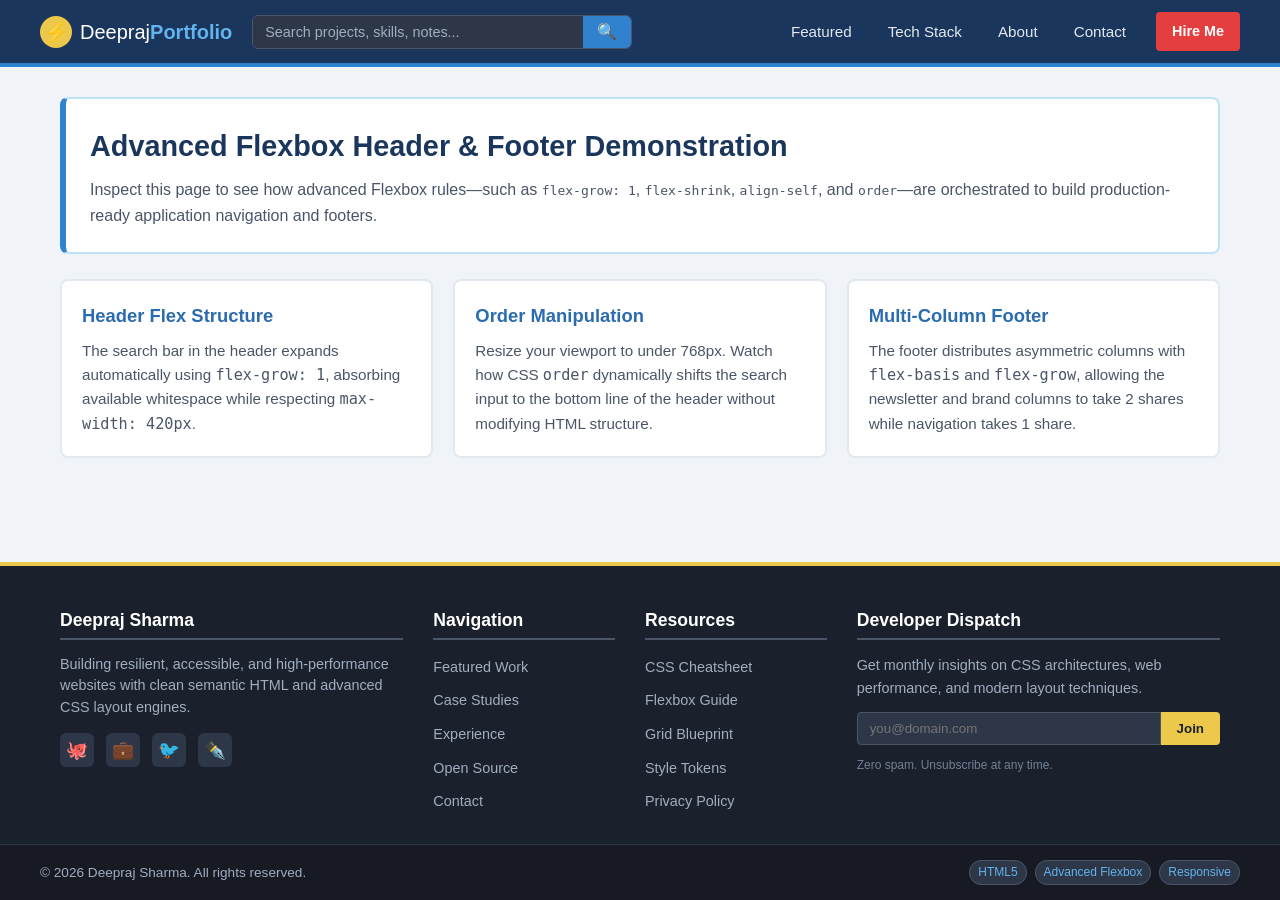
<file: web-dev-git-project/P10/index.html>
<!DOCTYPE html>
<html lang="en">
<head>
  <meta charset="UTF-8">
  <meta name="viewport" content="width=device-width, initial-scale=1.0">
  <title>P10: Portfolio Header &amp; Footer with Advanced Flexbox</title>
  <link rel="stylesheet" href="style.css">
</head>
<body>

  <!-- ==============================================================
       ADVANCED FLEXBOX HEADER
       Demonstrates: multi-group alignment, flex-grow, order, align-self
       ============================================================== -->
  <header class="portfolio-header">
    <div class="header-inner">
      
      <!-- Group 1: Logo & Identity (Order 1) -->
      <div class="header-identity">
        <a href="#" class="brand-link">
          <span class="brand-badge">⚡</span>
          <span class="brand-name">Deepraj<strong>Portfolio</strong></span>
        </a>
      </div>

      <!-- Group 2: Search Bar with flex-grow (Order 2 on desktop, Order 4 on mobile) -->
      <form class="header-search" action="#" method="GET">
        <input type="search" placeholder="Search projects, skills, notes..." aria-label="Search">
        <button type="submit" aria-label="Search button">🔍</button>
      </form>

      <!-- Group 3: Navigation Menu (Order 3) -->
      <nav class="header-nav" aria-label="Main Navigation">
        <ul class="nav-list">
          <li><a href="#featured">Featured</a></li>
          <li><a href="#skills">Tech Stack</a></li>
          <li><a href="#about">About</a></li>
          <li><a href="#contact">Contact</a></li>
        </ul>
      </nav>

      <!-- Group 4: User Profile & Action Button (Order 4 on desktop, align-self) -->
      <div class="header-actions">
        <a href="#hire" class="btn-hire">Hire Me</a>
      </div>

    </div>
  </header>

  <!-- ==============================================================
       PAGE BODY (To show header and footer in real context)
       ============================================================== -->
  <main class="page-body">
    <section class="banner-box">
      <h1>Advanced Flexbox Header &amp; Footer Demonstration</h1>
      <p>
        Inspect this page to see how advanced Flexbox rules—such as <code>flex-grow: 1</code>, 
        <code>flex-shrink</code>, <code>align-self</code>, and <code>order</code>—are orchestrated 
        to build production-ready application navigation and footers.
      </p>
    </section>

    <section class="technique-cards">
      <div class="tech-card">
        <h3>Header Flex Structure</h3>
        <p>
          The search bar in the header expands automatically using <code>flex-grow: 1</code>, absorbing 
          available whitespace while respecting <code>max-width: 420px</code>.
        </p>
      </div>

      <div class="tech-card">
        <h3>Order Manipulation</h3>
        <p>
          Resize your viewport to under 768px. Watch how CSS <code>order</code> dynamically shifts the 
          search input to the bottom line of the header without modifying HTML structure.
        </p>
      </div>

      <div class="tech-card">
        <h3>Multi-Column Footer</h3>
        <p>
          The footer distributes asymmetric columns with <code>flex-basis</code> and <code>flex-grow</code>, 
          allowing the newsletter and brand columns to take 2 shares while navigation takes 1 share.
        </p>
      </div>
    </section>
  </main>

  <!-- ==============================================================
       ADVANCED FLEXBOX FOOTER
       Demonstrates: multi-column wrapping, nested flex forms, sub-footer
       ============================================================== -->
  <footer class="portfolio-footer">
    
    <!-- Top Main Footer Grid (Flex Container) -->
    <div class="footer-main">
      
      <!-- Col 1: Brand Info (flex: 2 1 250px) -->
      <div class="footer-col col-brand">
        <h4 class="footer-col-title">Deepraj Sharma</h4>
        <p class="brand-bio">
          Building resilient, accessible, and high-performance websites with clean semantic HTML 
          and advanced CSS layout engines.
        </p>
        <div class="social-links">
          <a href="#" class="social-icon" title="GitHub">🐙</a>
          <a href="#" class="social-icon" title="LinkedIn">💼</a>
          <a href="#" class="social-icon" title="Twitter/X">🐦</a>
          <a href="#" class="social-icon" title="CodePen">✒️</a>
        </div>
      </div>

      <!-- Col 2: Navigation Links (flex: 1 1 140px) -->
      <div class="footer-col col-links">
        <h4 class="footer-col-title">Navigation</h4>
        <ul class="footer-menu">
          <li><a href="#">Featured Work</a></li>
          <li><a href="#">Case Studies</a></li>
          <li><a href="#">Experience</a></li>
          <li><a href="#">Open Source</a></li>
          <li><a href="#">Contact</a></li>
        </ul>
      </div>

      <!-- Col 3: Resources (flex: 1 1 140px) -->
      <div class="footer-col col-resources">
        <h4 class="footer-col-title">Resources</h4>
        <ul class="footer-menu">
          <li><a href="#">CSS Cheatsheet</a></li>
          <li><a href="#">Flexbox Guide</a></li>
          <li><a href="#">Grid Blueprint</a></li>
          <li><a href="#">Style Tokens</a></li>
          <li><a href="#">Privacy Policy</a></li>
        </ul>
      </div>

      <!-- Col 4: Newsletter Box (flex: 2 1 280px) -->
      <div class="footer-col col-newsletter">
        <h4 class="footer-col-title">Developer Dispatch</h4>
        <p>Get monthly insights on CSS architectures, web performance, and modern layout techniques.</p>
        
        <!-- Nested Flex Form -->
        <form class="newsletter-form" action="#" method="POST">
          <input type="email" placeholder="you@domain.com" required aria-label="Email address for newsletter">
          <button type="submit">Join</button>
        </form>
        <span class="form-disclaimer">Zero spam. Unsubscribe at any time.</span>
      </div>

    </div>

    <!-- Bottom Sub-Footer Bar (Flex Container: space-between) -->
    <div class="footer-bottom">
      <div class="footer-bottom-inner">
        <p class="copyright">&copy; <time datetime="2026">2026</time> Deepraj Sharma. All rights reserved.</p>
        <div class="footer-badges">
          <span class="badge-pill">HTML5</span>
          <span class="badge-pill">Advanced Flexbox</span>
          <span class="badge-pill">Responsive</span>
        </div>
      </div>
    </div>

  </footer>

</body>
</html>
</file>
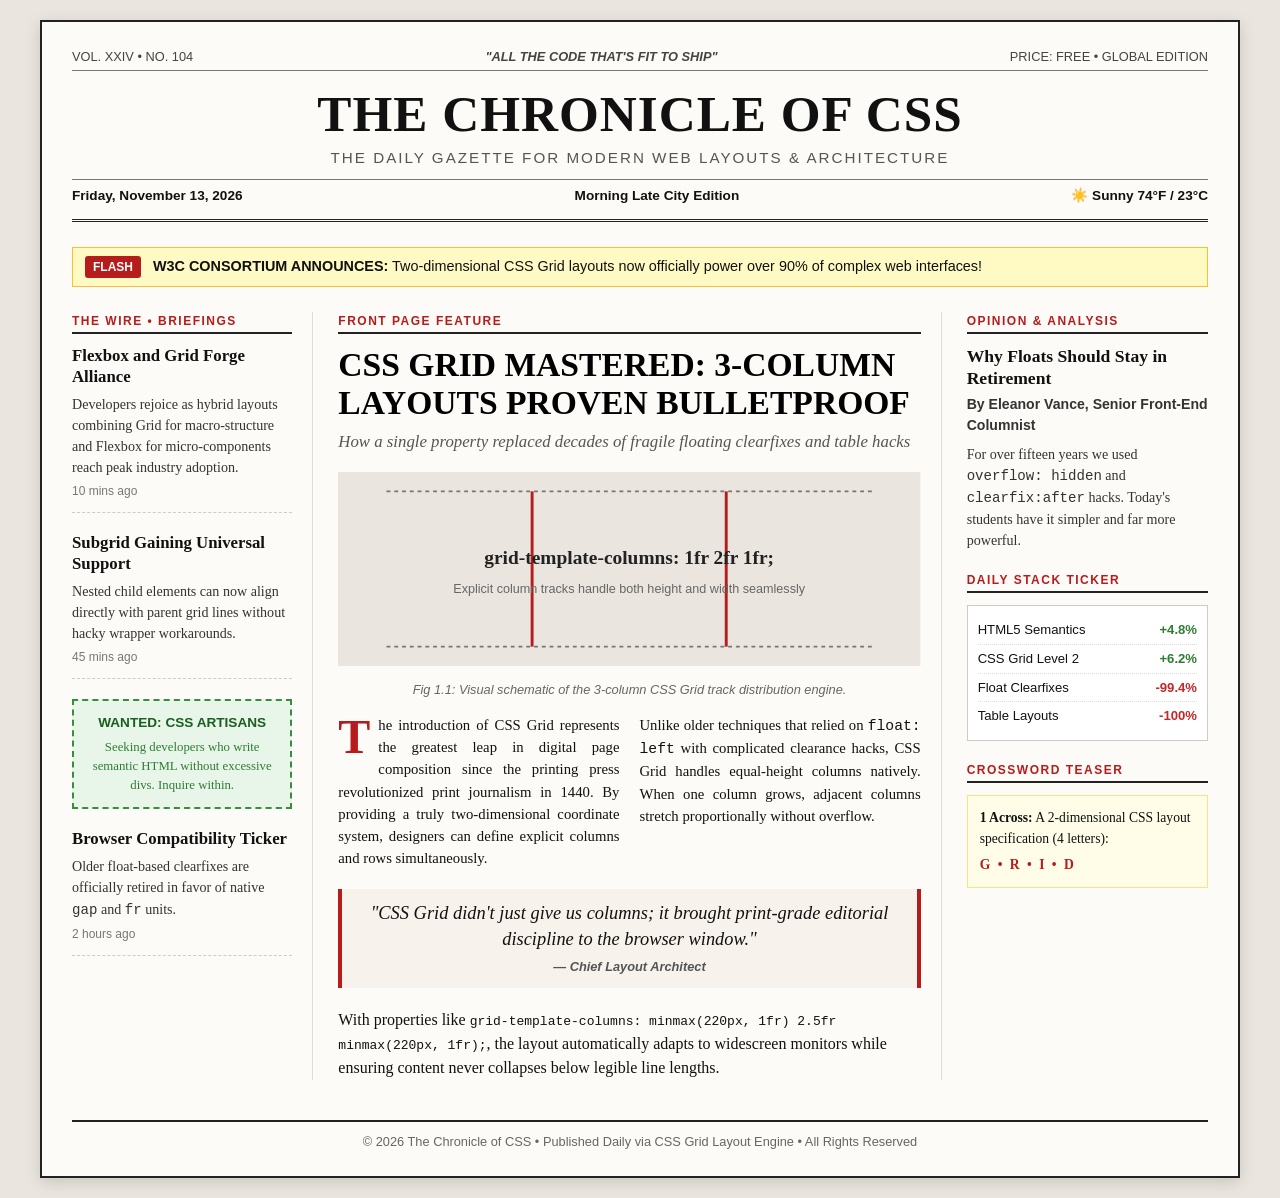
<file: web-dev-git-project/P11/index.html>
<!DOCTYPE html>
<html lang="en">
<head>
  <meta charset="UTF-8">
  <meta name="viewport" content="width=device-width, initial-scale=1.0">
  <title>P11: Newspaper-Style Three-Column Layout with CSS Grid</title>
  <link rel="stylesheet" href="style.css">
</head>
<body>

  <!-- ==============================================================
       NEWSPAPER GRID WRAPPER
       ============================================================== -->
  <div class="newspaper-container">

    <!-- 1. MASTHEAD / NEWSPAPER HEADER (Grid Column: 1 / -1) -->
    <header class="masthead">
      <div class="masthead-top">
        <span>Vol. XXIV &bull; No. 104</span>
        <span class="masthead-motto">"All the Code That's Fit to Ship"</span>
        <span>Price: Free &bull; Global Edition</span>
      </div>

      <div class="masthead-title">
        <h1>THE CHRONICLE OF CSS</h1>
        <p class="masthead-tagline">The Daily Gazette for Modern Web Layouts &amp; Architecture</p>
      </div>

      <div class="masthead-meta">
        <span class="meta-date">Friday, November 13, 2026</span>
        <span class="meta-edition">Morning Late City Edition</span>
        <span class="meta-weather">☀️ Sunny 74°F / 23°C</span>
      </div>
    </header>

    <!-- 2. BREAKING NEWS BANNER (Grid Column: 1 / -1) -->
    <div class="breaking-banner">
      <span class="breaking-pill">FLASH</span>
      <p class="breaking-text">
        <strong>W3C CONSORTIUM ANNOUNCES:</strong> Two-dimensional CSS Grid layouts now officially power over 90% of complex web interfaces!
      </p>
    </div>

    <!-- 3. LEFT COLUMN: LOCAL NEWS & BRIEFINGS -->
    <aside class="col-left">
      <div class="section-label">THE WIRE &bull; BRIEFINGS</div>

      <article class="news-item">
        <h3>Flexbox and Grid Forge Alliance</h3>
        <p>
          Developers rejoice as hybrid layouts combining Grid for macro-structure and Flexbox for micro-components 
          reach peak industry adoption.
        </p>
        <span class="item-time">10 mins ago</span>
      </article>

      <article class="news-item">
        <h3>Subgrid Gaining Universal Support</h3>
        <p>
          Nested child elements can now align directly with parent grid lines without hacky wrapper workarounds.
        </p>
        <span class="item-time">45 mins ago</span>
      </article>

      <!-- Mini Ad / Notice -->
      <div class="newspaper-ad">
        <h4>WANTED: CSS ARTISANS</h4>
        <p>Seeking developers who write semantic HTML without excessive divs. Inquire within.</p>
      </div>

      <article class="news-item">
        <h3>Browser Compatibility Ticker</h3>
        <p>Older float-based clearfixes are officially retired in favor of native <code>gap</code> and <code>fr</code> units.</p>
        <span class="item-time">2 hours ago</span>
      </article>
    </aside>

    <!-- 4. CENTER COLUMN: LEAD HEADLINE & FEATURE STORY -->
    <main class="col-center">
      <div class="section-label">FRONT PAGE FEATURE</div>

      <article class="lead-story">
        <h2 class="lead-headline">CSS GRID MASTERED: 3-COLUMN LAYOUTS PROVEN BULLETPROOF</h2>
        <p class="lead-subhead">How a single property replaced decades of fragile floating clearfixes and table hacks</p>

        <!-- Graphic / News Photo Placeholder -->
        <figure class="lead-figure">
          <svg width="100%" height="200" viewBox="0 0 600 200" xmlns="http://www.w3.org/2000/svg">
            <rect width="600" height="200" fill="#eae6df"/>
            <!-- Grid Lines Visual -->
            <line x1="50" y1="20" x2="550" y2="20" stroke="#777" stroke-width="2" stroke-dasharray="4"/>
            <line x1="50" y1="180" x2="550" y2="180" stroke="#777" stroke-width="2" stroke-dasharray="4"/>
            <line x1="200" y1="20" x2="200" y2="180" stroke="#b71c1c" stroke-width="3"/>
            <line x1="400" y1="20" x2="400" y2="180" stroke="#b71c1c" stroke-width="3"/>
            <text x="300" y="95" font-family="Georgia, serif" font-size="20" text-anchor="middle" fill="#222" font-weight="bold">grid-template-columns: 1fr 2fr 1fr;</text>
            <text x="300" y="125" font-family="sans-serif" font-size="13" text-anchor="middle" fill="#666">Explicit column tracks handle both height and width seamlessly</text>
          </svg>
          <figcaption>Fig 1.1: Visual schematic of the 3-column CSS Grid track distribution engine.</figcaption>
        </figure>

        <div class="lead-body-columns">
          <p>
            <span class="drop-cap">T</span>he introduction of CSS Grid represents the greatest leap in digital page composition 
            since the printing press revolutionized print journalism in 1440. By providing a truly two-dimensional coordinate system, 
            designers can define explicit columns and rows simultaneously.
          </p>
          <p>
            Unlike older techniques that relied on <code>float: left</code> with complicated clearance hacks, CSS Grid 
            handles equal-height columns natively. When one column grows, adjacent columns stretch proportionally without overflow.
          </p>
        </div>

        <!-- Pull Quote -->
        <blockquote class="newspaper-quote">
          "CSS Grid didn't just give us columns; it brought print-grade editorial discipline to the browser window."
          <cite>&mdash; Chief Layout Architect</cite>
        </blockquote>

        <p>
          With properties like <code>grid-template-columns: minmax(220px, 1fr) 2.5fr minmax(220px, 1fr);</code>, 
          the layout automatically adapts to widescreen monitors while ensuring content never collapses below legible line lengths.
        </p>
      </article>
    </main>

    <!-- 5. RIGHT COLUMN: OPINION & MARKET WATCH -->
    <aside class="col-right">
      <div class="section-label">OPINION &amp; ANALYSIS</div>

      <article class="opinion-item">
        <h3>Why Floats Should Stay in Retirement</h3>
        <p class="byline">By Eleanor Vance, Senior Front-End Columnist</p>
        <p>
          For over fifteen years we used <code>overflow: hidden</code> and <code>clearfix:after</code> hacks. 
          Today's students have it simpler and far more powerful.
        </p>
      </article>

      <div class="section-label">DAILY STACK TICKER</div>

      <div class="ticker-box">
        <div class="ticker-row"><span>HTML5 Semantics</span> <strong class="green">+4.8%</strong></div>
        <div class="ticker-row"><span>CSS Grid Level 2</span> <strong class="green">+6.2%</strong></div>
        <div class="ticker-row"><span>Float Clearfixes</span> <strong class="red">-99.4%</strong></div>
        <div class="ticker-row"><span>Table Layouts</span> <strong class="red">-100%</strong></div>
      </div>

      <div class="section-label">CROSSWORD TEASER</div>
      <div class="crossword-teaser">
        <p><strong>1 Across:</strong> A 2-dimensional CSS layout specification (4 letters):</p>
        <span class="crossword-answer">G &bull; R &bull; I &bull; D</span>
      </div>
    </aside>

    <!-- 6. NEWSPAPER FOOTER (Grid Column: 1 / -1) -->
    <footer class="newspaper-footer">
      <div class="footer-rule"></div>
      <p>&copy; <time datetime="2026">2026</time> The Chronicle of CSS &bull; Published Daily via CSS Grid Layout Engine &bull; All Rights Reserved</p>
    </footer>

  </div>

</body>
</html>
</file>
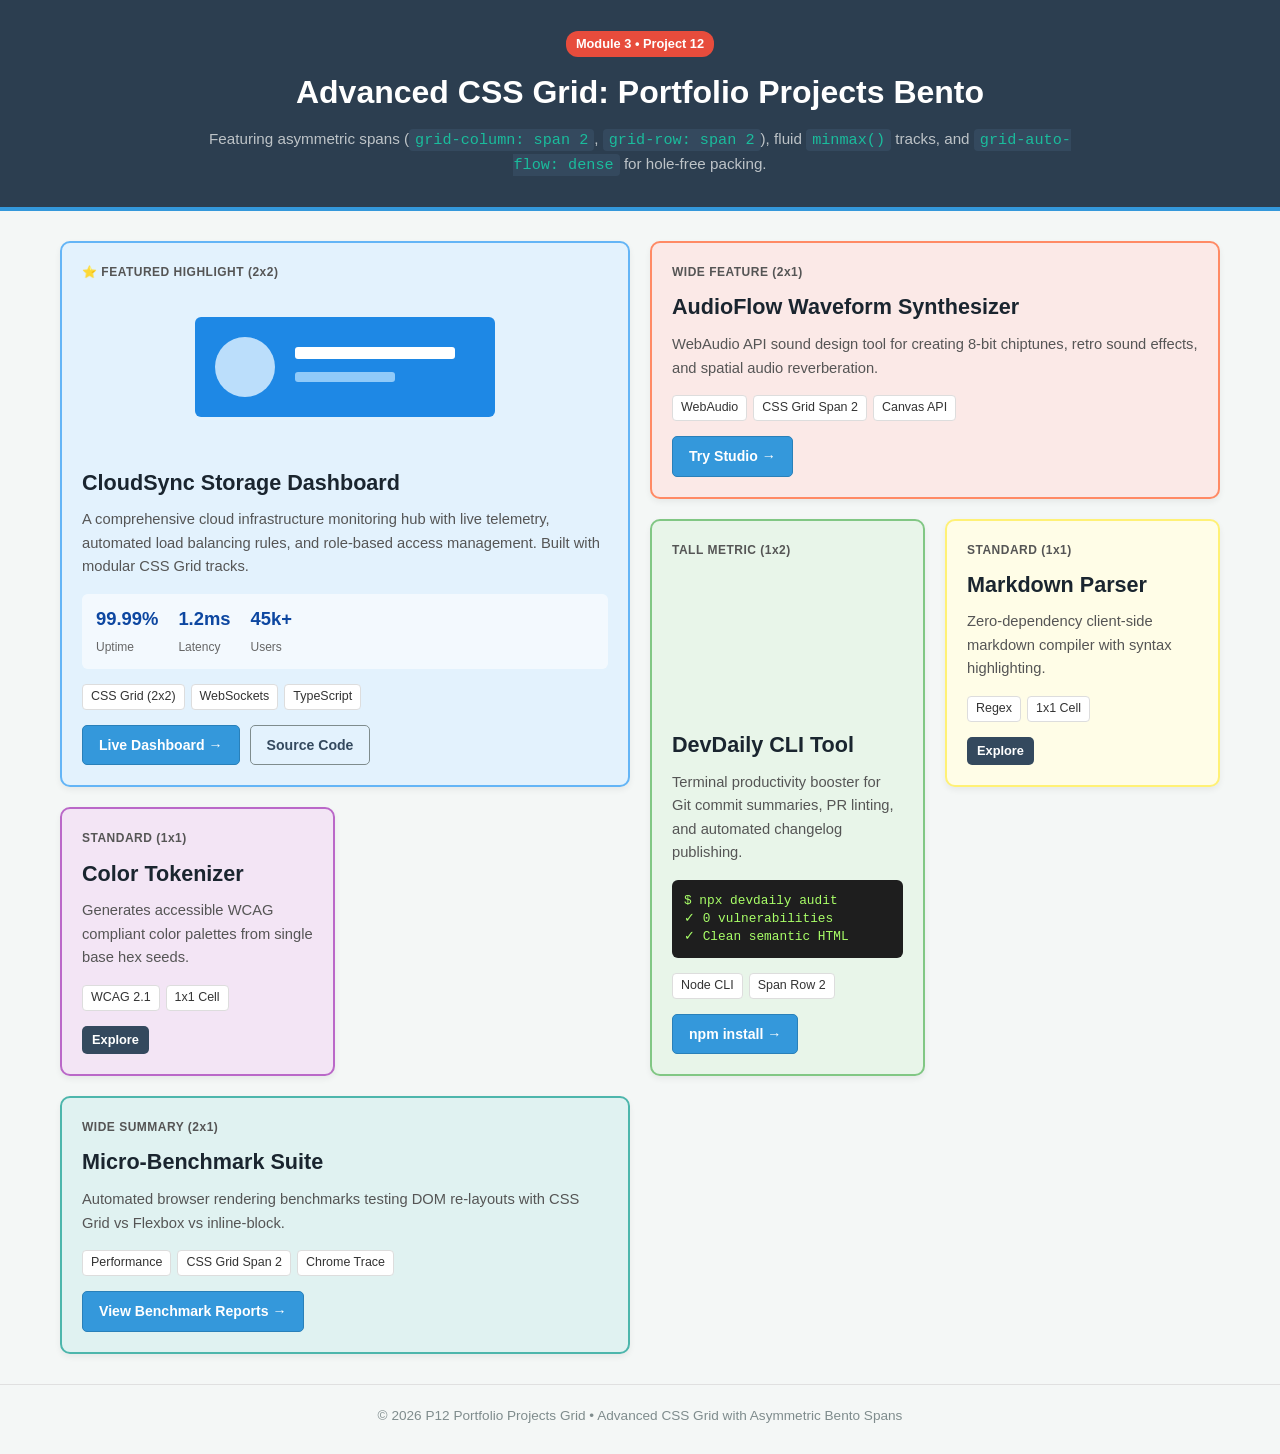
<file: web-dev-git-project/P12/index.html>
<!DOCTYPE html>
<html lang="en">
<head>
  <meta charset="UTF-8">
  <meta name="viewport" content="width=device-width, initial-scale=1.0">
  <title>P12: Portfolio Projects Grid with Advanced CSS Grid</title>
  <link rel="stylesheet" href="style.css">
</head>
<body>

  <!-- Page Header -->
  <header class="portfolio-header">
    <div class="header-inner">
      <div class="badge-title">Module 3 &bull; Project 12</div>
      <h1>Advanced CSS Grid: Portfolio Projects Bento</h1>
      <p class="subtitle">
        Featuring asymmetric spans (<code>grid-column: span 2</code>, <code>grid-row: span 2</code>), 
        fluid <code>minmax()</code> tracks, and <code>grid-auto-flow: dense</code> for hole-free packing.
      </p>
    </div>
  </header>

  <!-- Main Bento Grid Container -->
  <main class="grid-wrapper">

    <div class="bento-grid">
      
      <!-- Project 1: FEATURED HERO (Spans 2 cols, 2 rows) -->
      <article class="bento-card card-featured card-blue">
        <div class="card-badge">⭐ FEATURED HIGHLIGHT (2x2)</div>
        <div class="card-visual visual-hero">
          <svg width="100%" height="100" viewBox="0 0 300 100" xmlns="http://www.w3.org/2000/svg">
            <rect width="300" height="100" rx="6" fill="#1e88e5"/>
            <circle cx="50" cy="50" r="30" fill="#bbdefb"/>
            <rect x="100" y="30" width="160" height="12" rx="3" fill="#ffffff"/>
            <rect x="100" y="55" width="100" height="10" rx="3" fill="#90caf9"/>
          </svg>
        </div>
        <div class="card-content">
          <h2>CloudSync Storage Dashboard</h2>
          <p class="desc">
            A comprehensive cloud infrastructure monitoring hub with live telemetry, automated load balancing 
            rules, and role-based access management. Built with modular CSS Grid tracks.
          </p>
          <div class="metrics-row">
            <div class="metric"><strong>99.99%</strong><span>Uptime</span></div>
            <div class="metric"><strong>1.2ms</strong><span>Latency</span></div>
            <div class="metric"><strong>45k+</strong><span>Users</span></div>
          </div>
          <div class="tag-row">
            <span class="tag">CSS Grid (2x2)</span>
            <span class="tag">WebSockets</span>
            <span class="tag">TypeScript</span>
          </div>
          <div class="card-links">
            <a href="#" class="btn btn-primary">Live Dashboard &rarr;</a>
            <a href="#" class="btn btn-outline">Source Code</a>
          </div>
        </div>
      </article>

      <!-- Project 2: WIDE CARD (Spans 2 cols, 1 row) -->
      <article class="bento-card card-wide card-coral">
        <div class="card-badge">WIDE FEATURE (2x1)</div>
        <div class="card-content">
          <h2>AudioFlow Waveform Synthesizer</h2>
          <p class="desc">
            WebAudio API sound design tool for creating 8-bit chiptunes, retro sound effects, and spatial audio reverberation.
          </p>
          <div class="tag-row">
            <span class="tag">WebAudio</span>
            <span class="tag">CSS Grid Span 2</span>
            <span class="tag">Canvas API</span>
          </div>
          <div class="card-links">
            <a href="#" class="btn btn-primary">Try Studio &rarr;</a>
          </div>
        </div>
      </article>

      <!-- Project 3: TALL CARD (Spans 1 col, 2 rows) -->
      <article class="bento-card card-tall card-green">
        <div class="card-badge">TALL METRIC (1x2)</div>
        <div class="card-content">
          <h2>DevDaily CLI Tool</h2>
          <p class="desc">
            Terminal productivity booster for Git commit summaries, PR linting, and automated changelog publishing.
          </p>
          <div class="cli-mockup">
            <code>$ npx devdaily audit<br>&check; 0 vulnerabilities<br>&check; Clean semantic HTML</code>
          </div>
          <div class="tag-row">
            <span class="tag">Node CLI</span>
            <span class="tag">Span Row 2</span>
          </div>
          <div class="card-links">
            <a href="#" class="btn btn-primary">npm install &rarr;</a>
          </div>
        </div>
      </article>

      <!-- Project 4: STANDARD CARD (1 col, 1 row) -->
      <article class="bento-card card-standard card-yellow">
        <div class="card-badge">STANDARD (1x1)</div>
        <div class="card-content">
          <h2>Markdown Parser</h2>
          <p class="desc">Zero-dependency client-side markdown compiler with syntax highlighting.</p>
          <div class="tag-row">
            <span class="tag">Regex</span>
            <span class="tag">1x1 Cell</span>
          </div>
          <div class="card-links">
            <a href="#" class="btn btn-sm">Explore</a>
          </div>
        </div>
      </article>

      <!-- Project 5: STANDARD CARD (1 col, 1 row) -->
      <article class="bento-card card-standard card-purple">
        <div class="card-badge">STANDARD (1x1)</div>
        <div class="card-content">
          <h2>Color Tokenizer</h2>
          <p class="desc">Generates accessible WCAG compliant color palettes from single base hex seeds.</p>
          <div class="tag-row">
            <span class="tag">WCAG 2.1</span>
            <span class="tag">1x1 Cell</span>
          </div>
          <div class="card-links">
            <a href="#" class="btn btn-sm">Explore</a>
          </div>
        </div>
      </article>

      <!-- Project 6: WIDE CARD (Spans 2 cols, 1 row) -->
      <article class="bento-card card-wide card-teal">
        <div class="card-badge">WIDE SUMMARY (2x1)</div>
        <div class="card-content">
          <h2>Micro-Benchmark Suite</h2>
          <p class="desc">
            Automated browser rendering benchmarks testing DOM re-layouts with CSS Grid vs Flexbox vs inline-block.
          </p>
          <div class="tag-row">
            <span class="tag">Performance</span>
            <span class="tag">CSS Grid Span 2</span>
            <span class="tag">Chrome Trace</span>
          </div>
          <div class="card-links">
            <a href="#" class="btn btn-primary">View Benchmark Reports &rarr;</a>
          </div>
        </div>
      </article>

    </div>

  </main>

  <!-- Footer -->
  <footer class="portfolio-footer">
    <p>&copy; <time datetime="2026">2026</time> P12 Portfolio Projects Grid &bull; Advanced CSS Grid with Asymmetric Bento Spans</p>
  </footer>

</body>
</html>
</file>
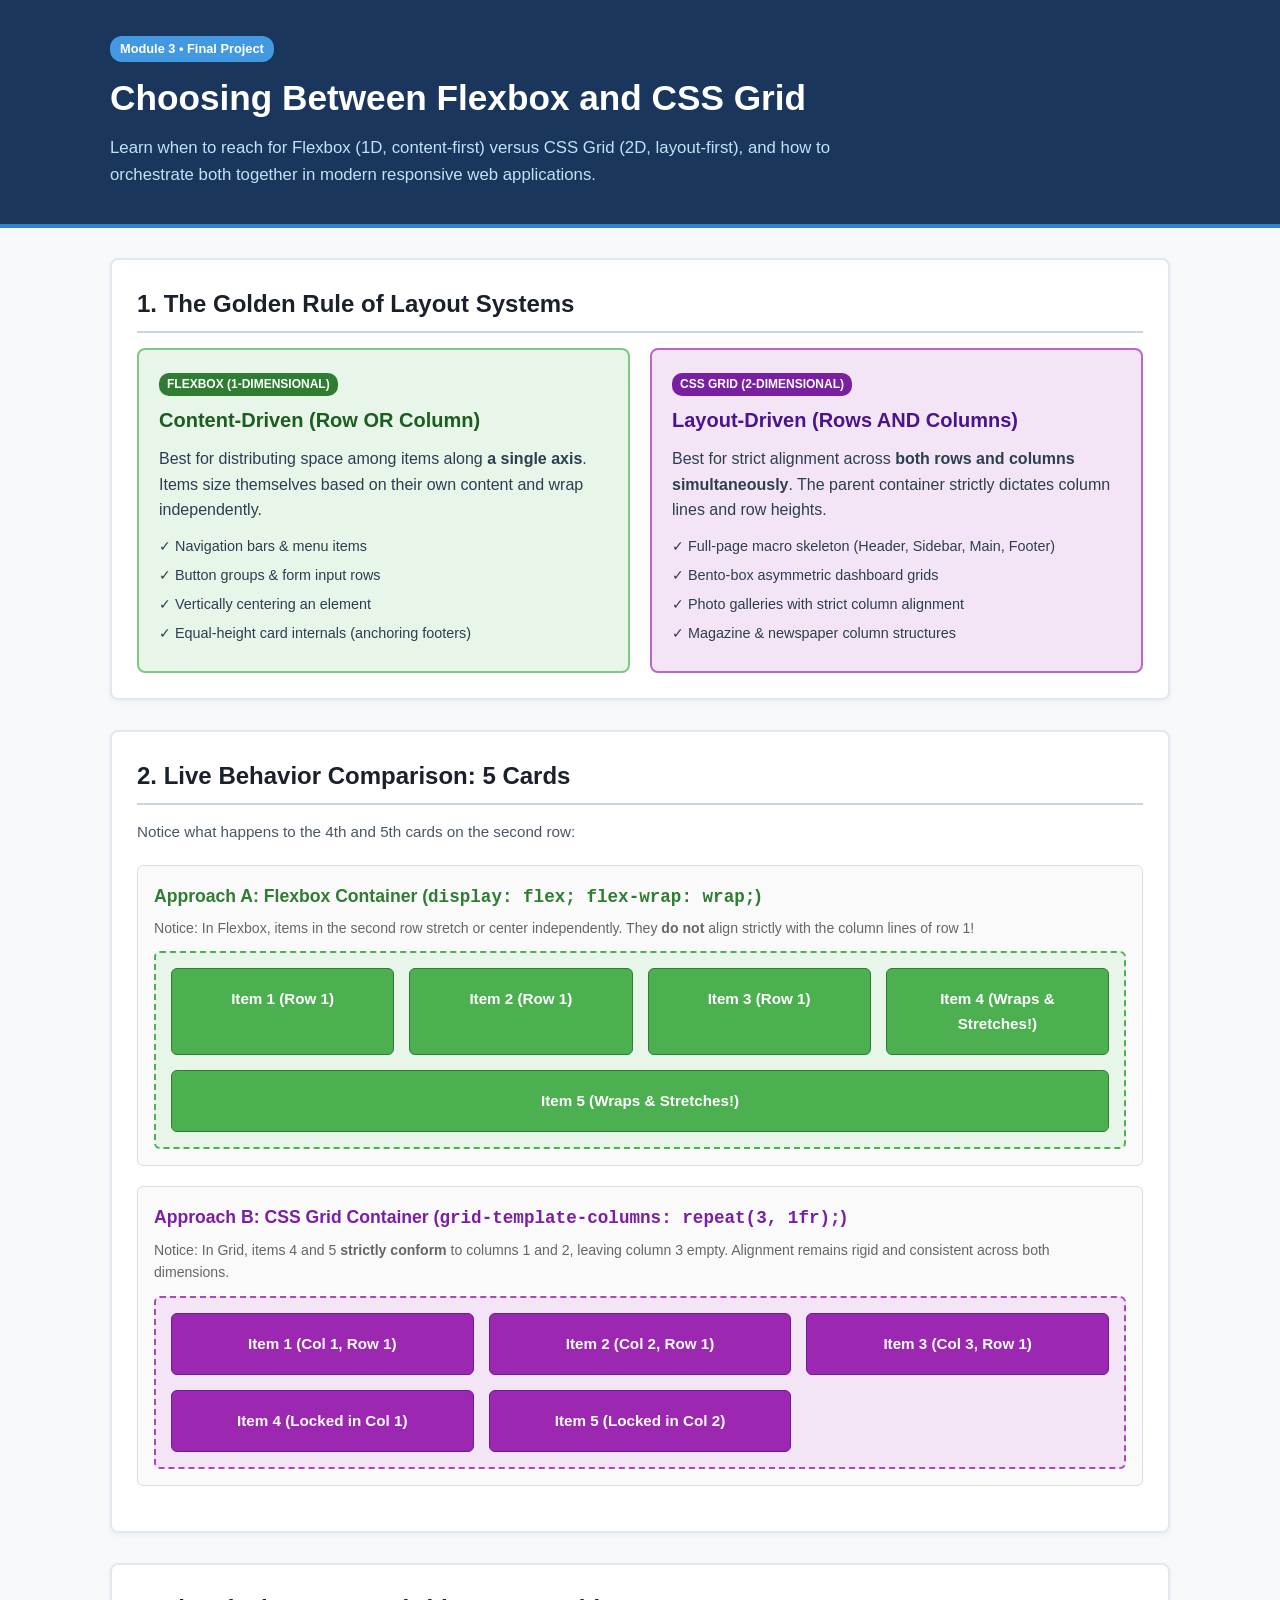
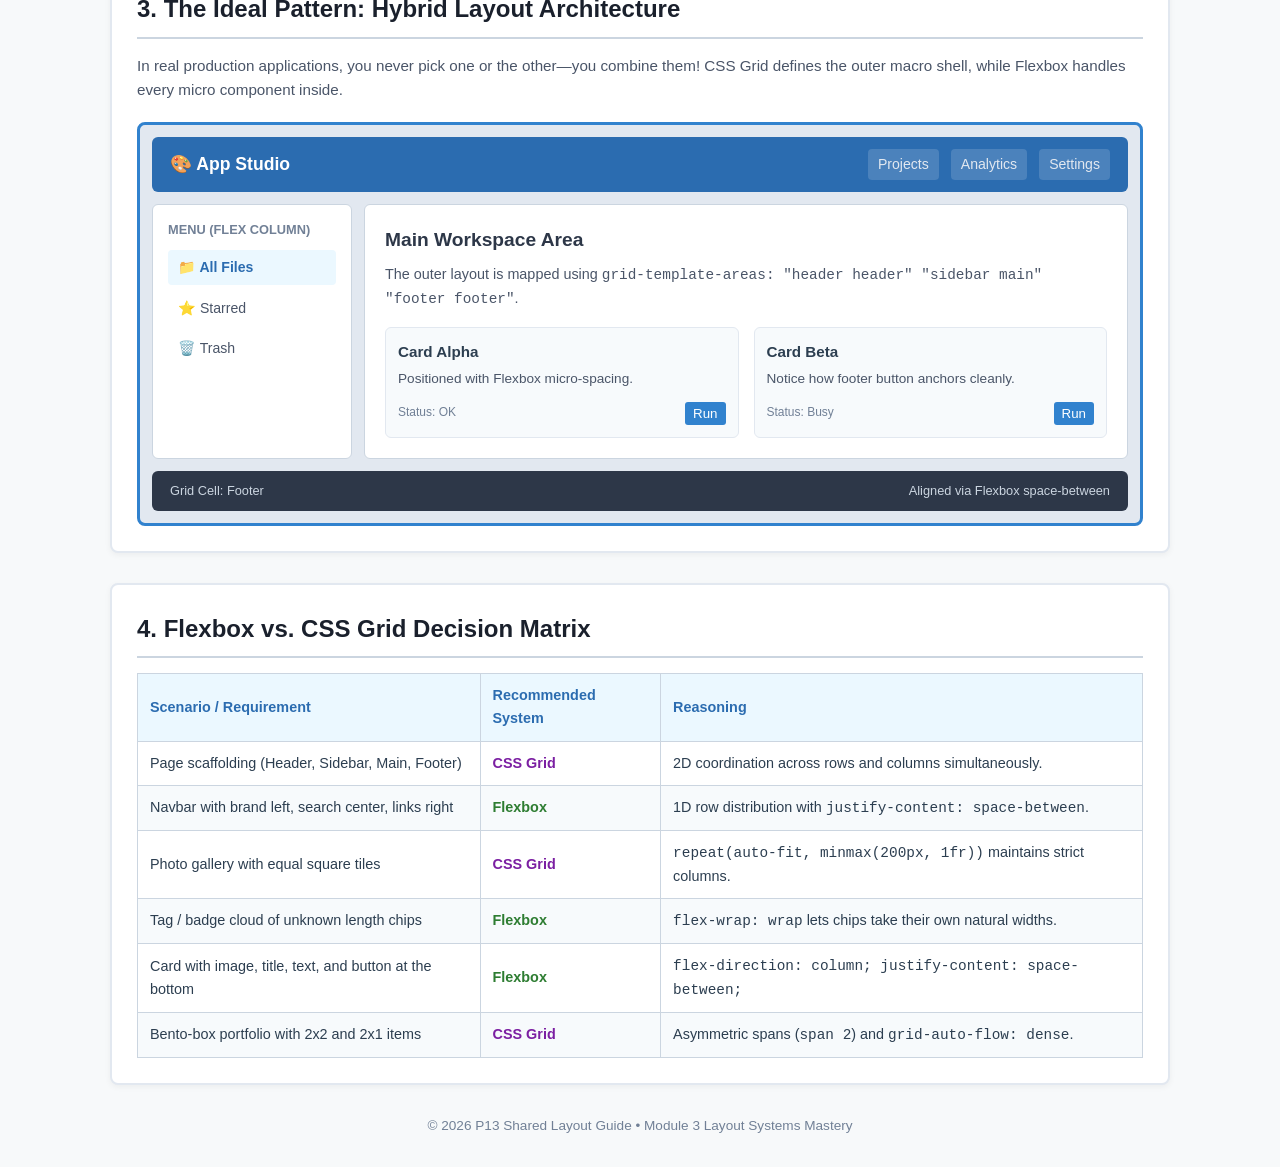
<file: web-dev-git-project/P13/index.html>
<!DOCTYPE html>
<html lang="en">
<head>
  <meta charset="UTF-8">
  <meta name="viewport" content="width=device-width, initial-scale=1.0">
  <title>P13: Choosing Between Flexbox and Grid for a Shared Layout</title>
  <link rel="stylesheet" href="style.css">
</head>
<body>

  <!-- Top Hero Header -->
  <header class="page-header">
    <div class="container">
      <span class="badge">Module 3 &bull; Final Project</span>
      <h1>Choosing Between Flexbox and CSS Grid</h1>
      <p class="lead">
        Learn when to reach for Flexbox (1D, content-first) versus CSS Grid (2D, layout-first), 
        and how to orchestrate both together in modern responsive web applications.
      </p>
    </div>
  </header>

  <main class="container">

    <!-- ==============================================================
         1. THE CORE PHILOSOPHY / GOLDEN RULE
         ============================================================== -->
    <section class="card-section">
      <h2>1. The Golden Rule of Layout Systems</h2>
      <div class="rule-cards">
        
        <div class="rule-card rule-flex">
          <div class="rule-header">
            <span class="pill pill-green">FLEXBOX (1-DIMENSIONAL)</span>
            <h3>Content-Driven (Row OR Column)</h3>
          </div>
          <p>
            Best for distributing space among items along <strong>a single axis</strong>. 
            Items size themselves based on their own content and wrap independently.
          </p>
          <ul class="rule-list">
            <li>&check; Navigation bars &amp; menu items</li>
            <li>&check; Button groups &amp; form input rows</li>
            <li>&check; Vertically centering an element</li>
            <li>&check; Equal-height card internals (anchoring footers)</li>
          </ul>
        </div>

        <div class="rule-card rule-grid">
          <div class="rule-header">
            <span class="pill pill-purple">CSS GRID (2-DIMENSIONAL)</span>
            <h3>Layout-Driven (Rows AND Columns)</h3>
          </div>
          <p>
            Best for strict alignment across <strong>both rows and columns simultaneously</strong>. 
            The parent container strictly dictates column lines and row heights.
          </p>
          <ul class="rule-list">
            <li>&check; Full-page macro skeleton (Header, Sidebar, Main, Footer)</li>
            <li>&check; Bento-box asymmetric dashboard grids</li>
            <li>&check; Photo galleries with strict column alignment</li>
            <li>&check; Magazine &amp; newspaper column structures</li>
          </ul>
        </div>

      </div>
    </section>

    <!-- ==============================================================
         2. LIVE COMPARISON EXPERIMENT: 5 CARDS IN FLEX VS GRID
         ============================================================== -->
    <section class="card-section">
      <h2>2. Live Behavior Comparison: 5 Cards</h2>
      <p class="section-intro">
        Notice what happens to the 4th and 5th cards on the second row:
      </p>

      <!-- Experiment A: Flexbox Wrap -->
      <div class="demo-box">
        <h3 class="demo-title flex-title">Approach A: Flexbox Container (<code>display: flex; flex-wrap: wrap;</code>)</h3>
        <p class="demo-caption">
          Notice: In Flexbox, items in the second row stretch or center independently. They <strong>do not</strong> 
          align strictly with the column lines of row 1!
        </p>
        
        <div class="flex-test-container">
          <div class="test-item flex-item">Item 1 (Row 1)</div>
          <div class="test-item flex-item">Item 2 (Row 1)</div>
          <div class="test-item flex-item">Item 3 (Row 1)</div>
          <div class="test-item flex-item">Item 4 (Wraps &amp; Stretches!)</div>
          <div class="test-item flex-item">Item 5 (Wraps &amp; Stretches!)</div>
        </div>
      </div>

      <!-- Experiment B: CSS Grid -->
      <div class="demo-box">
        <h3 class="demo-title grid-title">Approach B: CSS Grid Container (<code>grid-template-columns: repeat(3, 1fr);</code>)</h3>
        <p class="demo-caption">
          Notice: In Grid, items 4 and 5 <strong>strictly conform</strong> to columns 1 and 2, leaving column 3 empty. 
          Alignment remains rigid and consistent across both dimensions.
        </p>
        
        <div class="grid-test-container">
          <div class="test-item grid-item">Item 1 (Col 1, Row 1)</div>
          <div class="test-item grid-item">Item 2 (Col 2, Row 1)</div>
          <div class="test-item grid-item">Item 3 (Col 3, Row 1)</div>
          <div class="test-item grid-item">Item 4 (Locked in Col 1)</div>
          <div class="test-item grid-item">Item 5 (Locked in Col 2)</div>
        </div>
      </div>
    </section>

    <!-- ==============================================================
         3. HYBRID ARCHITECTURE (THE REAL-WORLD STANDARD)
         Grid for Macro Layout + Flexbox for Micro Layout
         ============================================================== -->
    <section class="card-section">
      <h2>3. The Ideal Pattern: Hybrid Layout Architecture</h2>
      <p class="section-intro">
        In real production applications, you never pick one or the other—you combine them! 
        CSS Grid defines the outer macro shell, while Flexbox handles every micro component inside.
      </p>

      <div class="hybrid-app-shell">
        
        <!-- Header: Placed by Grid, styled internally with Flexbox -->
        <header class="shell-header">
          <div class="shell-brand">🎨 App Studio</div>
          <nav class="shell-flex-nav">
            <a href="#">Projects</a>
            <a href="#">Analytics</a>
            <a href="#">Settings</a>
          </nav>
        </header>

        <!-- Sidebar: Placed by Grid, styled internally with Flexbox column -->
        <aside class="shell-sidebar">
          <div class="sidebar-title">Menu (Flex Column)</div>
          <ul class="shell-flex-sidebar-menu">
            <li><a href="#" class="active">📁 All Files</a></li>
            <li><a href="#">⭐ Starred</a></li>
            <li><a href="#">🗑️ Trash</a></li>
          </ul>
        </aside>

        <!-- Main Workspace: Placed by Grid -->
        <main class="shell-main">
          <h3>Main Workspace Area</h3>
          <p>
            The outer layout is mapped using <code>grid-template-areas: "header header" "sidebar main" "footer footer"</code>.
          </p>

          <!-- Micro Cards inside Main using Flexbox -->
          <div class="shell-cards-flex">
            <div class="micro-card">
              <h4>Card Alpha</h4>
              <p>Positioned with Flexbox micro-spacing.</p>
              <div class="micro-footer">
                <span>Status: OK</span>
                <button class="btn-micro">Run</button>
              </div>
            </div>

            <div class="micro-card">
              <h4>Card Beta</h4>
              <p>Notice how footer button anchors cleanly.</p>
              <div class="micro-footer">
                <span>Status: Busy</span>
                <button class="btn-micro">Run</button>
              </div>
            </div>
          </div>
        </main>

        <!-- Footer: Placed by Grid, styled internally with Flexbox row -->
        <footer class="shell-footer">
          <span>Grid Cell: Footer</span>
          <span>Aligned via Flexbox space-between</span>
        </footer>

      </div>
    </section>

    <!-- ==============================================================
         4. DECISION MATRIX / QUICK CHEAT SHEET
         ============================================================== -->
    <section class="card-section">
      <h2>4. Flexbox vs. CSS Grid Decision Matrix</h2>
      <table class="matrix-table">
        <thead>
          <tr>
            <th>Scenario / Requirement</th>
            <th>Recommended System</th>
            <th>Reasoning</th>
          </tr>
        </thead>
        <tbody>
          <tr>
            <td>Page scaffolding (Header, Sidebar, Main, Footer)</td>
            <td><strong class="text-purple">CSS Grid</strong></td>
            <td>2D coordination across rows and columns simultaneously.</td>
          </tr>
          <tr>
            <td>Navbar with brand left, search center, links right</td>
            <td><strong class="text-green">Flexbox</strong></td>
            <td>1D row distribution with <code>justify-content: space-between</code>.</td>
          </tr>
          <tr>
            <td>Photo gallery with equal square tiles</td>
            <td><strong class="text-purple">CSS Grid</strong></td>
            <td><code>repeat(auto-fit, minmax(200px, 1fr))</code> maintains strict columns.</td>
          </tr>
          <tr>
            <td>Tag / badge cloud of unknown length chips</td>
            <td><strong class="text-green">Flexbox</strong></td>
            <td><code>flex-wrap: wrap</code> lets chips take their own natural widths.</td>
          </tr>
          <tr>
            <td>Card with image, title, text, and button at the bottom</td>
            <td><strong class="text-green">Flexbox</strong></td>
            <td><code>flex-direction: column; justify-content: space-between;</code></td>
          </tr>
          <tr>
            <td>Bento-box portfolio with 2x2 and 2x1 items</td>
            <td><strong class="text-purple">CSS Grid</strong></td>
            <td>Asymmetric spans (<code>span 2</code>) and <code>grid-auto-flow: dense</code>.</td>
          </tr>
        </tbody>
      </table>
    </section>

  </main>

  <footer class="doc-footer">
    <p>&copy; <time datetime="2026">2026</time> P13 Shared Layout Guide &bull; Module 3 Layout Systems Mastery</p>
  </footer>

</body>
</html>
</file>
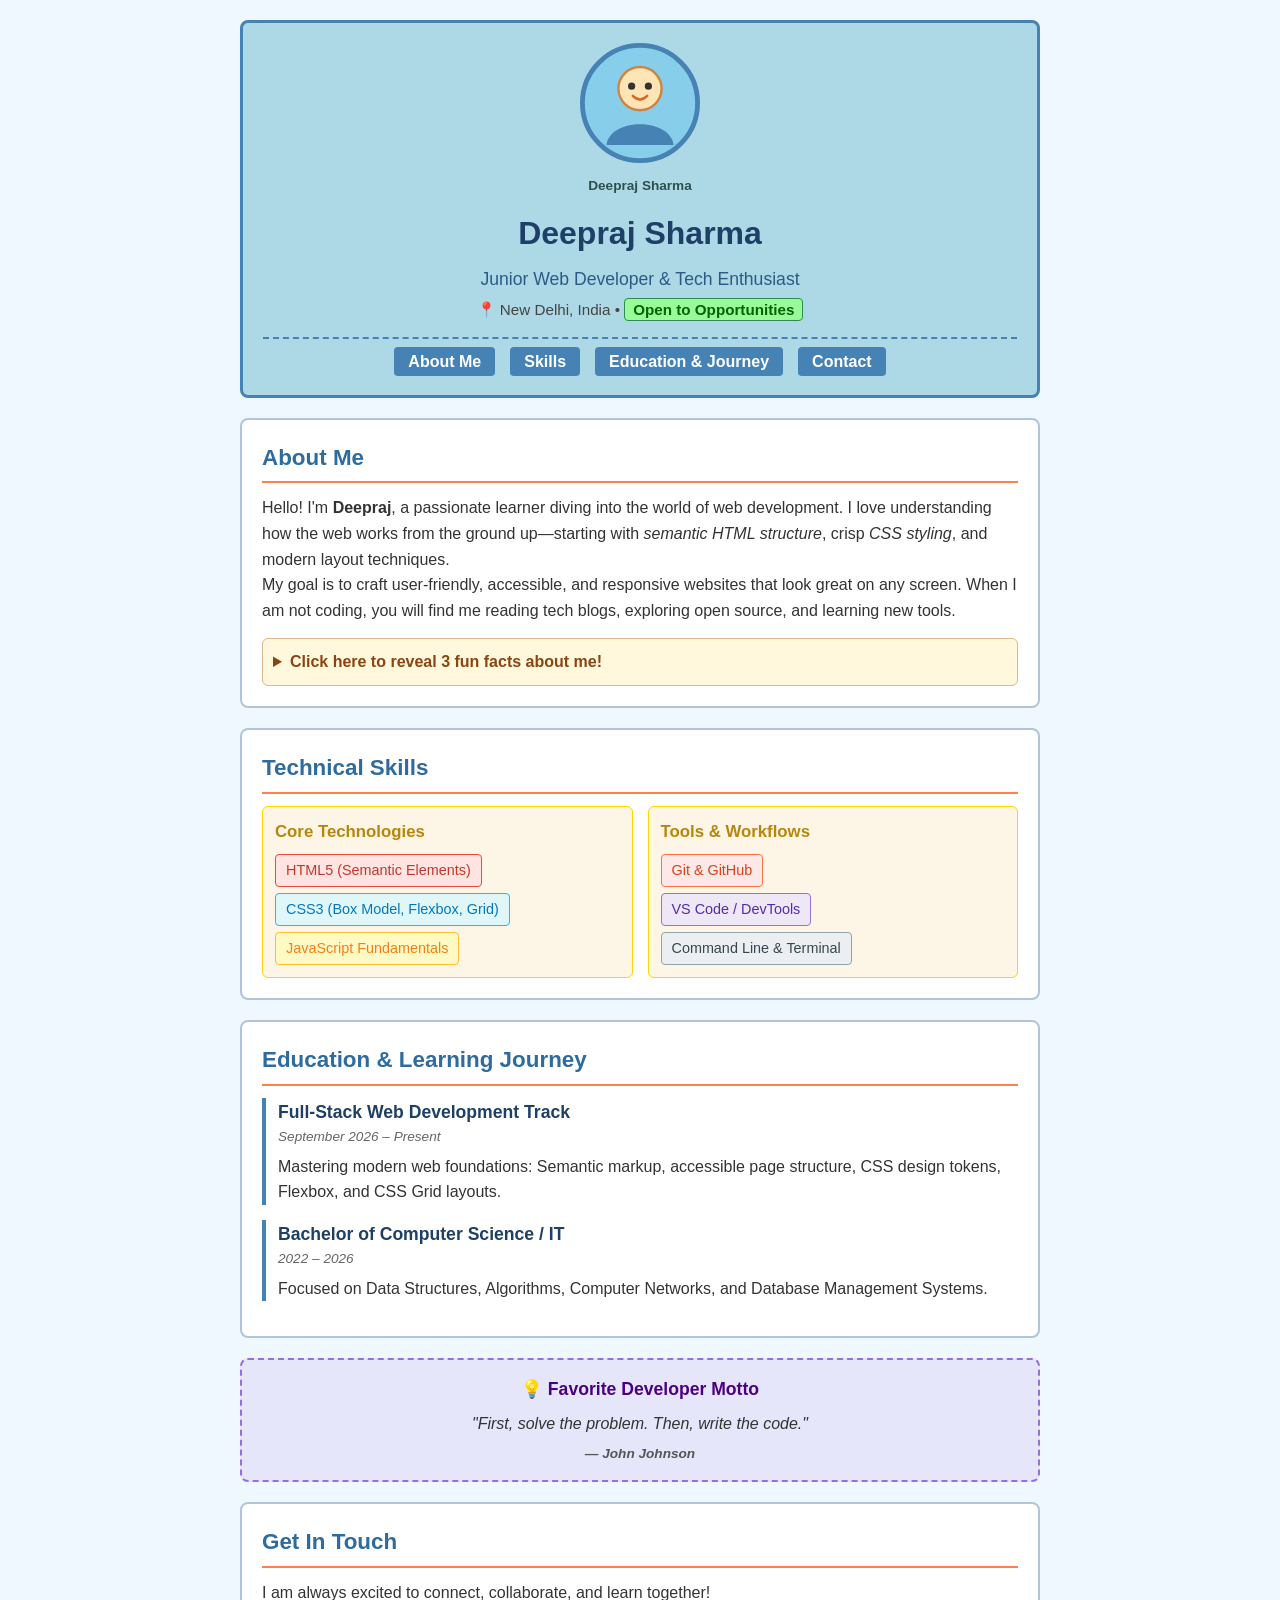
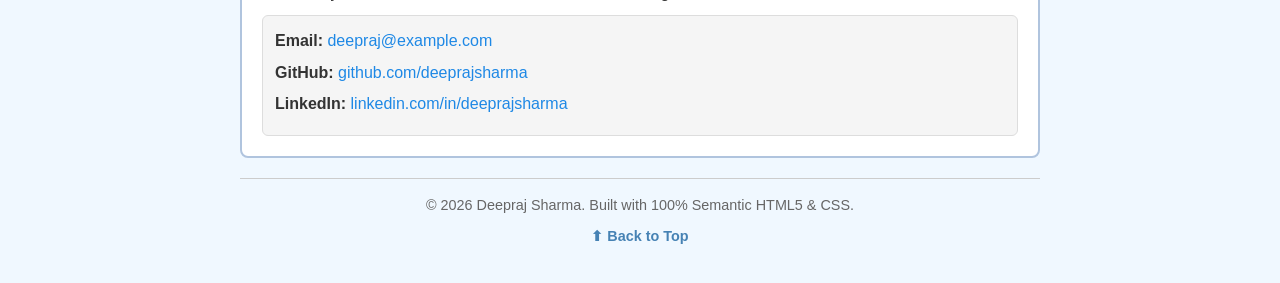
<file: web-dev-git-project/P5/index.html>
<!DOCTYPE html>
<html lang="en">
<head>
  <meta charset="UTF-8">
  <meta name="viewport" content="width=device-width, initial-scale=1.0">
  <title>P5: Semantic Bio Page - Deepraj Sharma</title>
  <link rel="stylesheet" href="style.css">
</head>
<body>

  <!-- Page Header -->
  <header class="bio-header">
    <div class="header-content">
      <figure class="avatar-figure">
        <!-- SVG Avatar placeholder with friendly beginner styling -->
        <svg class="avatar-img" width="120" height="120" viewBox="0 0 100 100" xmlns="http://www.w3.org/2000/svg">
          <circle cx="50" cy="50" r="48" fill="#87CEEB" stroke="#4682B4" stroke-width="4"/>
          <circle cx="50" cy="38" r="18" fill="#FFE4B5" stroke="#CD853F" stroke-width="2"/>
          <circle cx="43" cy="36" r="3" fill="#333"/>
          <circle cx="57" cy="36" r="3" fill="#333"/>
          <path d="M44 44 Q50 50 56 44" stroke="#D2691E" stroke-width="2" fill="none" stroke-linecap="round"/>
          <path d="M22 85 C25 62, 75 62, 78 85" fill="#4682B4"/>
        </svg>
        <figcaption class="avatar-caption">Deepraj Sharma</figcaption>
      </figure>

      <div class="header-text">
        <h1 class="bio-name">Deepraj Sharma</h1>
        <p class="bio-tagline">Junior Web Developer &amp; Tech Enthusiast</p>
        <p class="bio-location">📍 New Delhi, India &bull; <mark class="status-badge">Open to Opportunities</mark></p>
      </div>
    </div>

    <!-- Semantic Nav for on-page jump links -->
    <nav class="bio-nav">
      <ul>
        <li><a href="#about">About Me</a></li>
        <li><a href="#skills">Skills</a></li>
        <li><a href="#education">Education &amp; Journey</a></li>
        <li><a href="#contact">Contact</a></li>
      </ul>
    </nav>
  </header>

  <!-- Main Content Wrapper -->
  <main class="bio-main">

    <!-- About Section -->
    <section id="about" class="bio-section">
      <h2>About Me</h2>
      <p>
        Hello! I'm <strong>Deepraj</strong>, a passionate learner diving into the world of web development. 
        I love understanding how the web works from the ground up—starting with <em>semantic HTML structure</em>, 
        crisp <em>CSS styling</em>, and modern layout techniques.
      </p>
      <p>
        My goal is to craft user-friendly, accessible, and responsive websites that look great on any screen.
        When I am not coding, you will find me reading tech blogs, exploring open source, and learning new tools.
      </p>

      <!-- Semantic Details / Summary tag for fun facts -->
      <details class="fun-facts">
        <summary>Click here to reveal 3 fun facts about me!</summary>
        <ul>
          <li>☕ Coffee enthusiast: Powered by black coffee and curiosity.</li>
          <li>🎮 Casual gamer: Enjoy strategy and puzzle games on weekends.</li>
          <li>⌨️ Mechanical keyboard fan: Clicky blue switches are my favorite.</li>
        </ul>
      </details>
    </section>

    <!-- Skills Section -->
    <section id="skills" class="bio-section">
      <h2>Technical Skills</h2>
      <div class="skills-container">
        
        <article class="skill-category">
          <h3>Core Technologies</h3>
          <ul class="skills-list">
            <li><span class="skill-tag html-tag">HTML5 (Semantic Elements)</span></li>
            <li><span class="skill-tag css-tag">CSS3 (Box Model, Flexbox, Grid)</span></li>
            <li><span class="skill-tag js-tag">JavaScript Fundamentals</span></li>
          </ul>
        </article>

        <article class="skill-category">
          <h3>Tools &amp; Workflows</h3>
          <ul class="skills-list">
            <li><span class="skill-tag git-tag">Git &amp; GitHub</span></li>
            <li><span class="skill-tag editor-tag">VS Code / DevTools</span></li>
            <li><span class="skill-tag terminal-tag">Command Line &amp; Terminal</span></li>
          </ul>
        </article>

      </div>
    </section>

    <!-- Education & Timeline Section -->
    <section id="education" class="bio-section">
      <h2>Education &amp; Learning Journey</h2>
      
      <article class="timeline-item">
        <h3>Full-Stack Web Development Track</h3>
        <p class="timeline-meta">
          <time datetime="2026-09-01">September 2026</time> &ndash; <time datetime="2026-11-13">Present</time>
        </p>
        <p>
          Mastering modern web foundations: Semantic markup, accessible page structure, 
          CSS design tokens, Flexbox, and CSS Grid layouts.
        </p>
      </article>

      <article class="timeline-item">
        <h3>Bachelor of Computer Science / IT</h3>
        <p class="timeline-meta">
          <time datetime="2022-08-01">2022</time> &ndash; <time datetime="2026-06-01">2026</time>
        </p>
        <p>Focused on Data Structures, Algorithms, Computer Networks, and Database Management Systems.</p>
      </article>
    </section>

    <!-- Aside: Inspirational Quote / Quick Highlights -->
    <aside class="bio-aside">
      <h3>💡 Favorite Developer Motto</h3>
      <blockquote>
        "First, solve the problem. Then, write the code."
        <cite>&mdash; John Johnson</cite>
      </blockquote>
    </aside>

    <!-- Contact Section -->
    <section id="contact" class="bio-section contact-section">
      <h2>Get In Touch</h2>
      <p>I am always excited to connect, collaborate, and learn together!</p>
      
      <!-- Semantic address tag -->
      <address class="bio-address">
        <p><strong>Email:</strong> <a href="mailto:deepraj@example.com">deepraj@example.com</a></p>
        <p><strong>GitHub:</strong> <a href="https://github.com" target="_blank" rel="noopener">github.com/deeprajsharma</a></p>
        <p><strong>LinkedIn:</strong> <a href="https://linkedin.com" target="_blank" rel="noopener">linkedin.com/in/deeprajsharma</a></p>
      </address>
    </section>

  </main>

  <!-- Page Footer -->
  <footer class="bio-footer">
    <p>&copy; <time datetime="2026">2026</time> Deepraj Sharma. Built with 100% Semantic HTML5 &amp; CSS.</p>
    <p><a href="#top" class="back-to-top">⬆ Back to Top</a></p>
  </footer>

</body>
</html>
</file>
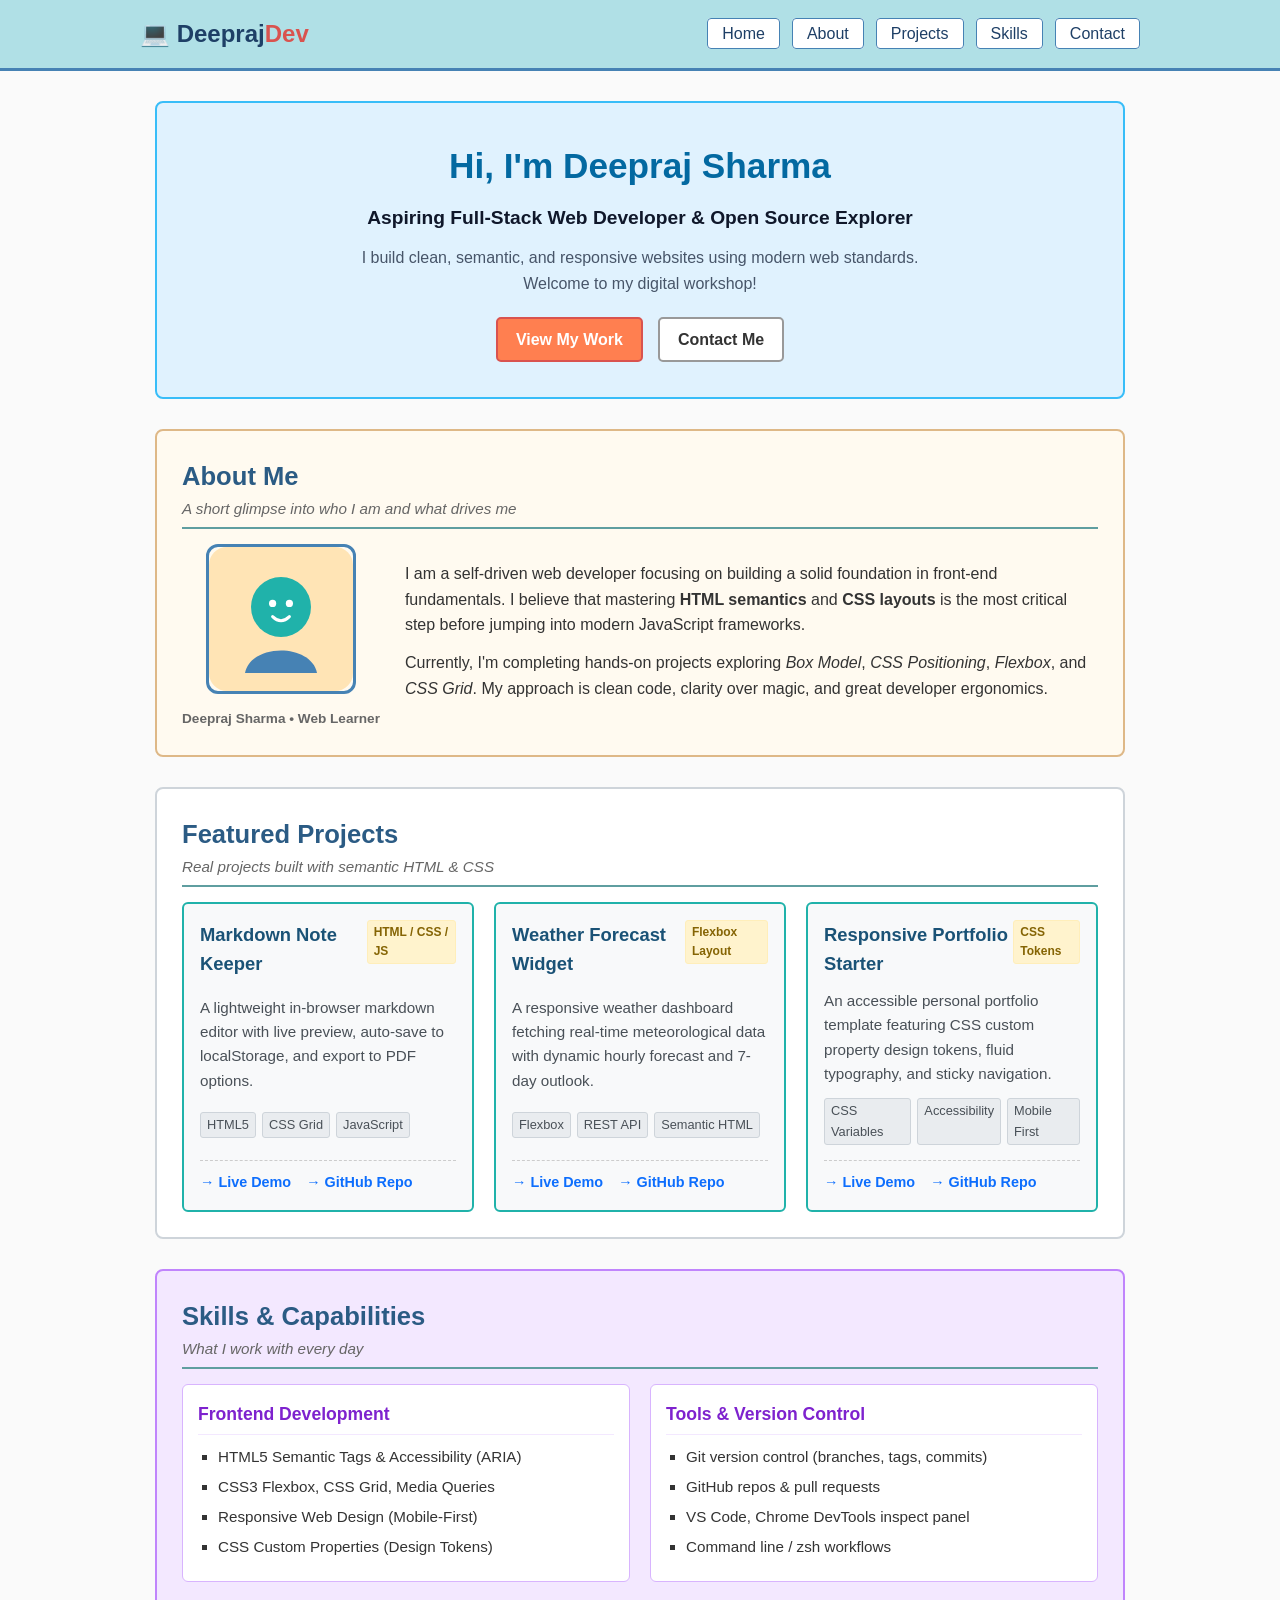
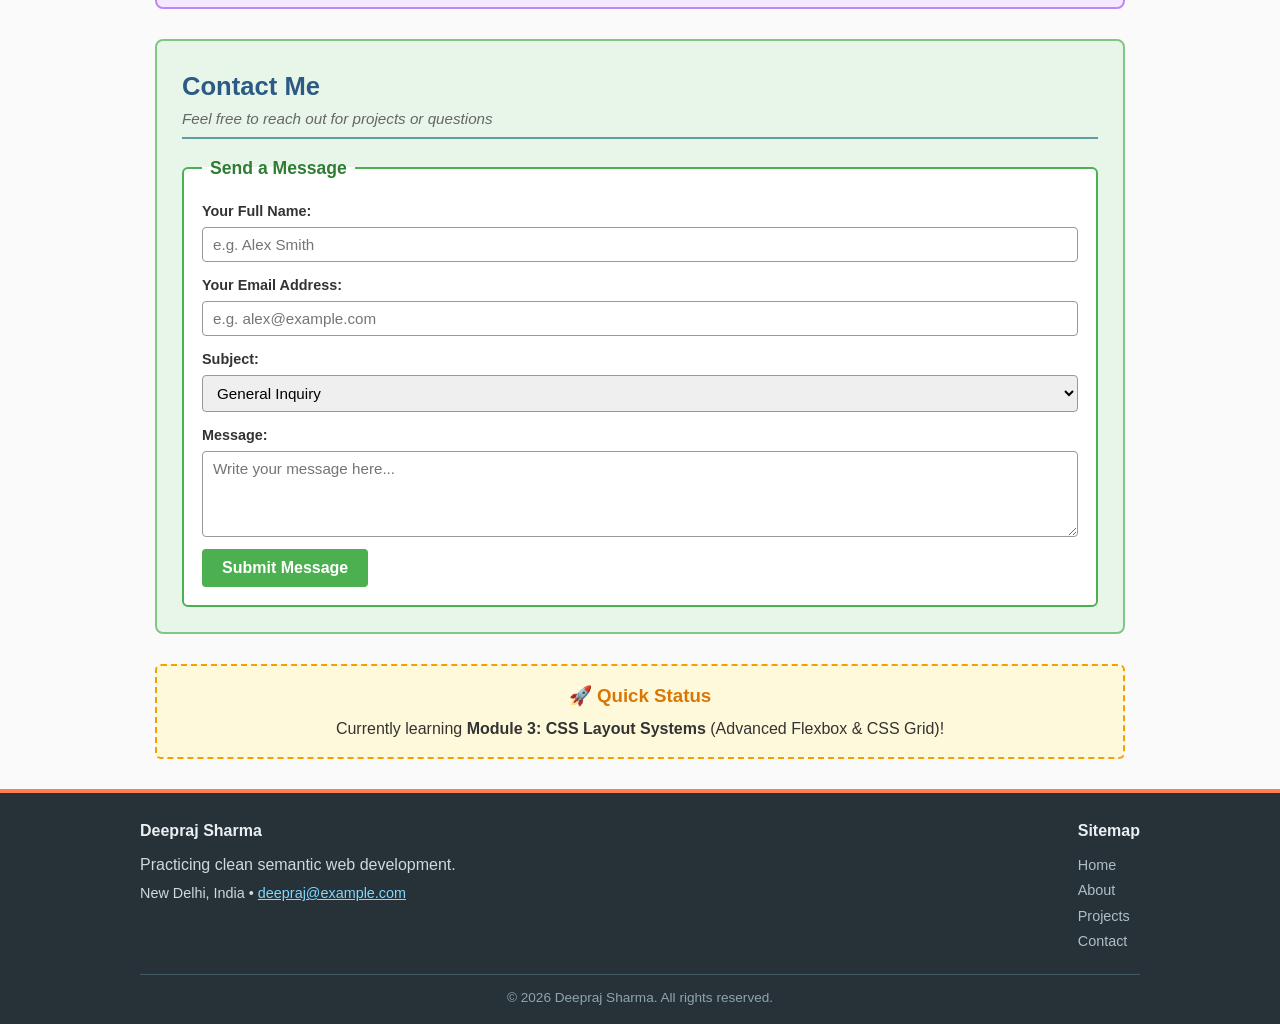
<file: web-dev-git-project/P6/index.html>
<!DOCTYPE html>
<html lang="en">
<head>
  <meta charset="UTF-8">
  <meta name="viewport" content="width=device-width, initial-scale=1.0">
  <title>P6: Full Portfolio Page Structure in Semantic HTML</title>
  <link rel="stylesheet" href="style.css">
</head>
<body>

  <!-- Site Header -->
  <header class="site-header">
    <div class="header-container">
      <div class="logo">
        <a href="#hero">💻 Deepraj<span>Dev</span></a>
      </div>
      
      <!-- Primary Semantic Navigation -->
      <nav class="main-nav" aria-label="Main Navigation">
        <ul>
          <li><a href="#hero">Home</a></li>
          <li><a href="#about">About</a></li>
          <li><a href="#projects">Projects</a></li>
          <li><a href="#skills">Skills</a></li>
          <li><a href="#contact">Contact</a></li>
        </ul>
      </nav>
    </div>
  </header>

  <!-- Main Content Structure -->
  <main class="portfolio-main">

    <!-- 1. Hero Section -->
    <section id="hero" class="hero-section">
      <div class="hero-content">
        <h1>Hi, I'm Deepraj Sharma</h1>
        <p class="hero-subtitle">Aspiring Full-Stack Web Developer &amp; Open Source Explorer</p>
        <p class="hero-desc">
          I build clean, semantic, and responsive websites using modern web standards.
          Welcome to my digital workshop!
        </p>
        <div class="hero-actions">
          <a href="#projects" class="btn btn-primary">View My Work</a>
          <a href="#contact" class="btn btn-secondary">Contact Me</a>
        </div>
      </div>
    </section>

    <!-- 2. About Section -->
    <section id="about" class="about-section">
      <header class="section-header">
        <h2>About Me</h2>
        <p class="section-tagline">A short glimpse into who I am and what drives me</p>
      </header>

      <div class="about-grid">
        <figure class="profile-figure">
          <svg width="150" height="150" viewBox="0 0 120 120" xmlns="http://www.w3.org/2000/svg" class="profile-avatar">
            <rect width="120" height="120" rx="15" fill="#FFE4B5"/>
            <circle cx="60" cy="50" r="25" fill="#20B2AA"/>
            <circle cx="53" cy="47" r="3" fill="#FFF"/>
            <circle cx="67" cy="47" r="3" fill="#FFF"/>
            <path d="M53 58 Q60 65 67 58" stroke="#FFF" stroke-width="2.5" fill="none" stroke-linecap="round"/>
            <path d="M30 105 C35 80, 85 80, 90 105" fill="#4682B4"/>
          </svg>
          <figcaption>Deepraj Sharma &bull; Web Learner</figcaption>
        </figure>

        <div class="about-text">
          <p>
            I am a self-driven web developer focusing on building a solid foundation in front-end fundamentals. 
            I believe that mastering <strong>HTML semantics</strong> and <strong>CSS layouts</strong> is the most critical 
            step before jumping into modern JavaScript frameworks.
          </p>
          <p>
            Currently, I'm completing hands-on projects exploring <em>Box Model</em>, <em>CSS Positioning</em>, 
            <em>Flexbox</em>, and <em>CSS Grid</em>. My approach is clean code, clarity over magic, and great developer ergonomics.
          </p>
        </div>
      </div>
    </section>

    <!-- 3. Projects Section (Semantic Articles) -->
    <section id="projects" class="projects-section">
      <header class="section-header">
        <h2>Featured Projects</h2>
        <p class="section-tagline">Real projects built with semantic HTML &amp; CSS</p>
      </header>

      <div class="projects-container">
        
        <!-- Project 1 -->
        <article class="project-card">
          <header class="project-card-header">
            <h3>Markdown Note Keeper</h3>
            <span class="project-badge">HTML / CSS / JS</span>
          </header>
          <p class="project-desc">
            A lightweight in-browser markdown editor with live preview, auto-save to localStorage, 
            and export to PDF options.
          </p>
          <div class="project-tags">
            <span class="tag">HTML5</span>
            <span class="tag">CSS Grid</span>
            <span class="tag">JavaScript</span>
          </div>
          <footer class="project-card-footer">
            <a href="#" class="project-link">&rarr; Live Demo</a>
            <a href="#" class="project-link">&rarr; GitHub Repo</a>
          </footer>
        </article>

        <!-- Project 2 -->
        <article class="project-card">
          <header class="project-card-header">
            <h3>Weather Forecast Widget</h3>
            <span class="project-badge">Flexbox Layout</span>
          </header>
          <p class="project-desc">
            A responsive weather dashboard fetching real-time meteorological data with dynamic 
            hourly forecast and 7-day outlook.
          </p>
          <div class="project-tags">
            <span class="tag">Flexbox</span>
            <span class="tag">REST API</span>
            <span class="tag">Semantic HTML</span>
          </div>
          <footer class="project-card-footer">
            <a href="#" class="project-link">&rarr; Live Demo</a>
            <a href="#" class="project-link">&rarr; GitHub Repo</a>
          </footer>
        </article>

        <!-- Project 3 -->
        <article class="project-card">
          <header class="project-card-header">
            <h3>Responsive Portfolio Starter</h3>
            <span class="project-badge">CSS Tokens</span>
          </header>
          <p class="project-desc">
            An accessible personal portfolio template featuring CSS custom property design tokens, 
            fluid typography, and sticky navigation.
          </p>
          <div class="project-tags">
            <span class="tag">CSS Variables</span>
            <span class="tag">Accessibility</span>
            <span class="tag">Mobile First</span>
          </div>
          <footer class="project-card-footer">
            <a href="#" class="project-link">&rarr; Live Demo</a>
            <a href="#" class="project-link">&rarr; GitHub Repo</a>
          </footer>
        </article>

      </div>
    </section>

    <!-- 4. Skills Section -->
    <section id="skills" class="skills-section">
      <header class="section-header">
        <h2>Skills &amp; Capabilities</h2>
        <p class="section-tagline">What I work with every day</p>
      </header>

      <div class="skills-columns">
        <article class="skills-column">
          <h3>Frontend Development</h3>
          <ul>
            <li>HTML5 Semantic Tags &amp; Accessibility (ARIA)</li>
            <li>CSS3 Flexbox, CSS Grid, Media Queries</li>
            <li>Responsive Web Design (Mobile-First)</li>
            <li>CSS Custom Properties (Design Tokens)</li>
          </ul>
        </article>

        <article class="skills-column">
          <h3>Tools &amp; Version Control</h3>
          <ul>
            <li>Git version control (branches, tags, commits)</li>
            <li>GitHub repos &amp; pull requests</li>
            <li>VS Code, Chrome DevTools inspect panel</li>
            <li>Command line / zsh workflows</li>
          </ul>
        </article>
      </div>
    </section>

    <!-- 5. Contact Section with Semantic Form -->
    <section id="contact" class="contact-section">
      <header class="section-header">
        <h2>Contact Me</h2>
        <p class="section-tagline">Feel free to reach out for projects or questions</p>
      </header>

      <form class="contact-form" action="#" method="POST">
        <fieldset>
          <legend>Send a Message</legend>

          <div class="form-group">
            <label for="fullName">Your Full Name:</label>
            <input type="text" id="fullName" name="fullName" placeholder="e.g. Alex Smith" required>
          </div>

          <div class="form-group">
            <label for="emailAddr">Your Email Address:</label>
            <input type="email" id="emailAddr" name="emailAddr" placeholder="e.g. alex@example.com" required>
          </div>

          <div class="form-group">
            <label for="subjectSelect">Subject:</label>
            <select id="subjectSelect" name="subjectSelect">
              <option value="general">General Inquiry</option>
              <option value="collab">Project Collaboration</option>
              <option value="feedback">Feedback / Greeting</option>
            </select>
          </div>

          <div class="form-group">
            <label for="messageBody">Message:</label>
            <textarea id="messageBody" name="messageBody" rows="4" placeholder="Write your message here..." required></textarea>
          </div>

          <button type="submit" class="btn btn-submit">Submit Message</button>
        </fieldset>
      </form>
    </section>

    <!-- Aside: Quick Announcement / Status Box -->
    <aside class="portfolio-aside">
      <h3>🚀 Quick Status</h3>
      <p>Currently learning <strong>Module 3: CSS Layout Systems</strong> (Advanced Flexbox &amp; CSS Grid)!</p>
    </aside>

  </main>

  <!-- Site Footer -->
  <footer class="site-footer">
    <div class="footer-container">
      <div class="footer-about">
        <h4>Deepraj Sharma</h4>
        <p>Practicing clean semantic web development.</p>
        <address>
          New Delhi, India &bull; <a href="mailto:deepraj@example.com">deepraj@example.com</a>
        </address>
      </div>

      <nav class="footer-nav" aria-label="Footer Navigation">
        <h4>Sitemap</h4>
        <ul>
          <li><a href="#hero">Home</a></li>
          <li><a href="#about">About</a></li>
          <li><a href="#projects">Projects</a></li>
          <li><a href="#contact">Contact</a></li>
        </ul>
      </nav>
    </div>

    <div class="footer-bottom">
      <p>&copy; <time datetime="2026">2026</time> Deepraj Sharma. All rights reserved.</p>
    </div>
  </footer>

</body>
</html>
</file>
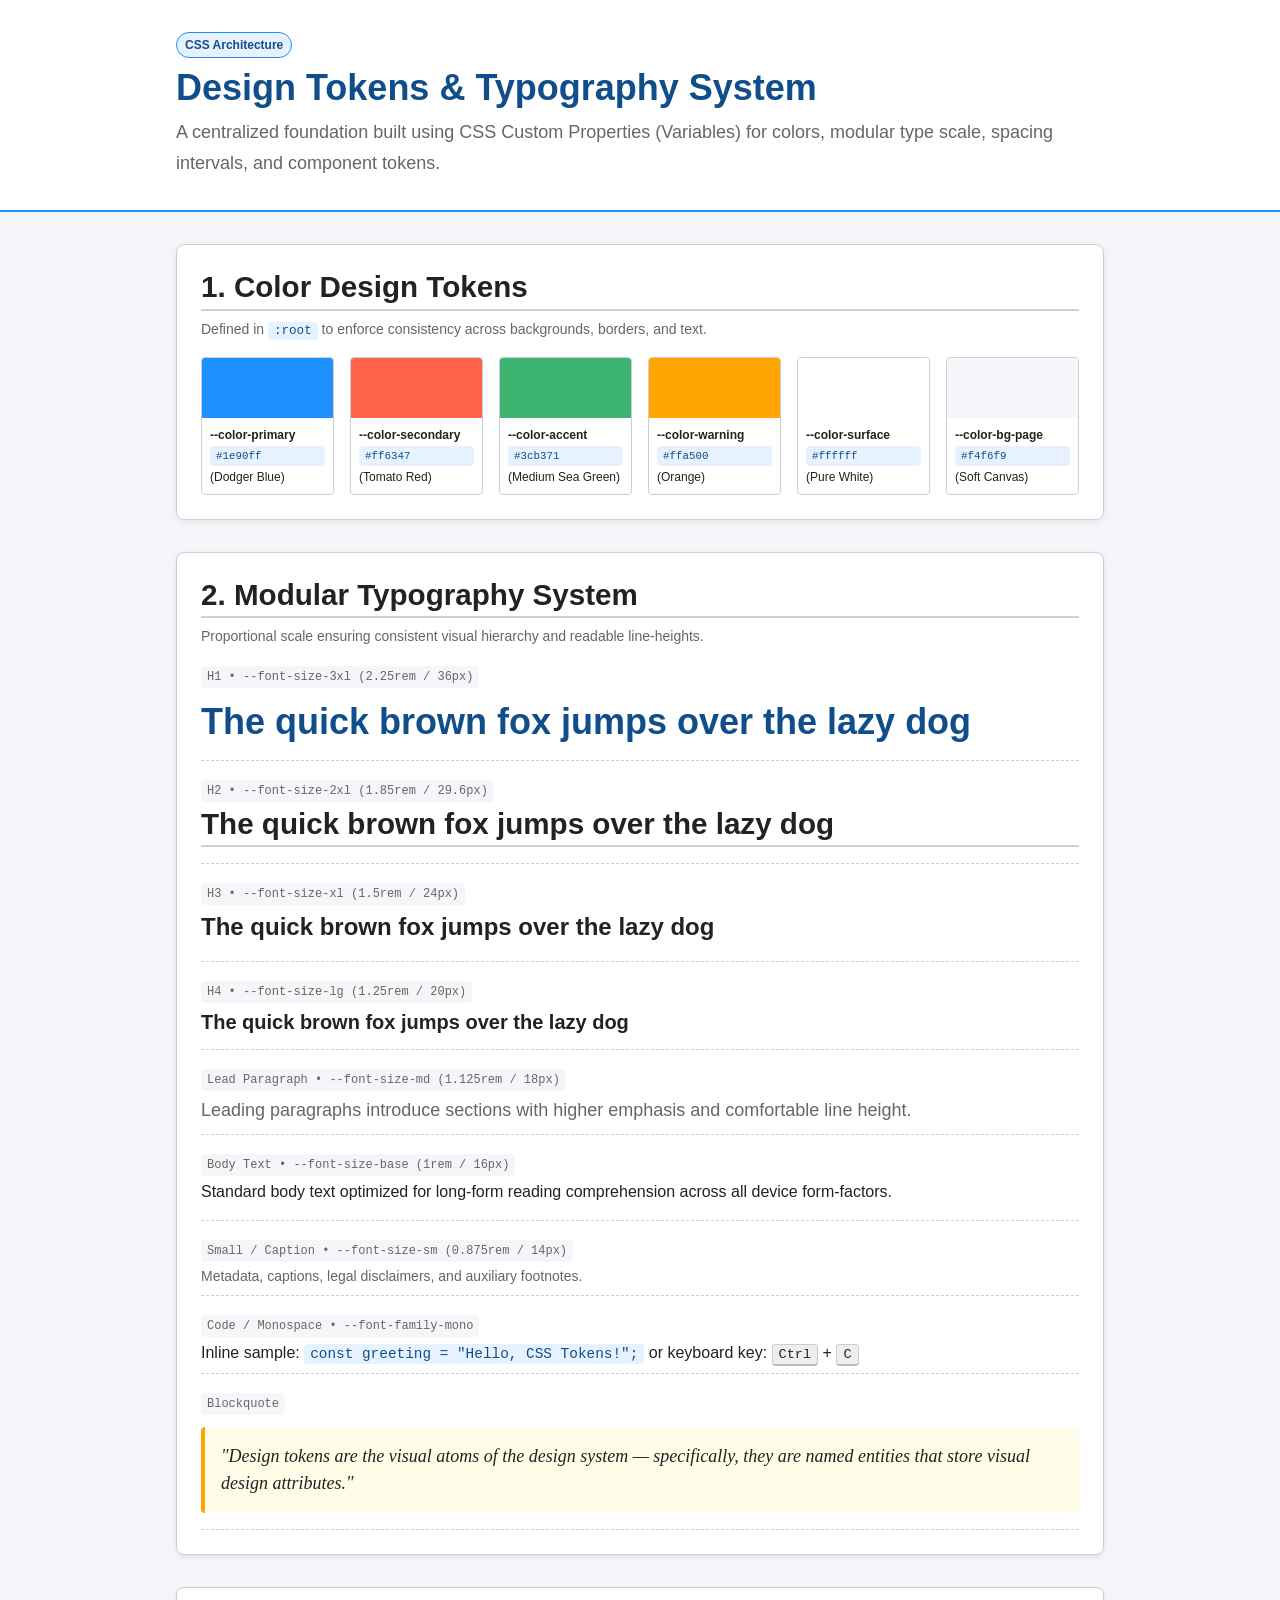
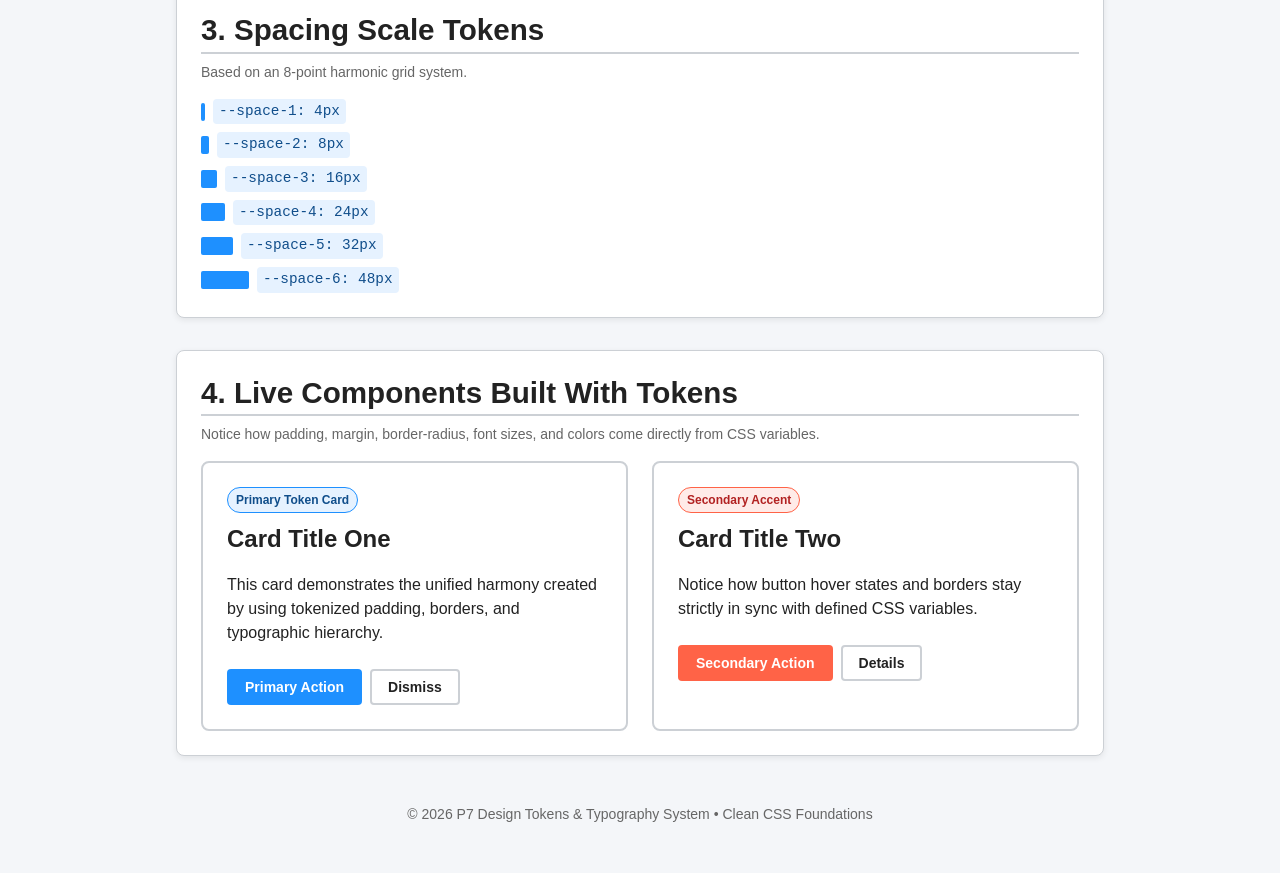
<file: web-dev-git-project/P7/index.html>
<!DOCTYPE html>
<html lang="en">
<head>
  <meta charset="UTF-8">
  <meta name="viewport" content="width=device-width, initial-scale=1.0">
  <title>P7: Design Tokens &amp; Typography System in CSS</title>
  <link rel="stylesheet" href="style.css">
</head>
<body>

  <!-- Top Hero Header -->
  <header class="doc-header">
    <div class="container">
      <span class="badge badge-primary">CSS Architecture</span>
      <h1 class="heading-1">Design Tokens &amp; Typography System</h1>
      <p class="text-lead">
        A centralized foundation built using CSS Custom Properties (Variables) for colors, 
        modular type scale, spacing intervals, and component tokens.
      </p>
    </div>
  </header>

  <main class="container doc-main">

    <!-- 1. Color Tokens Section -->
    <section class="token-section">
      <h2 class="heading-2">1. Color Design Tokens</h2>
      <p class="text-muted">Defined in <code>:root</code> to enforce consistency across backgrounds, borders, and text.</p>

      <div class="swatches-grid">
        
        <div class="swatch-card">
          <div class="swatch-box" style="background-color: var(--color-primary);"></div>
          <div class="swatch-info">
            <strong>--color-primary</strong>
            <code>#1e90ff</code> (Dodger Blue)
          </div>
        </div>

        <div class="swatch-card">
          <div class="swatch-box" style="background-color: var(--color-secondary);"></div>
          <div class="swatch-info">
            <strong>--color-secondary</strong>
            <code>#ff6347</code> (Tomato Red)
          </div>
        </div>

        <div class="swatch-card">
          <div class="swatch-box" style="background-color: var(--color-accent);"></div>
          <div class="swatch-info">
            <strong>--color-accent</strong>
            <code>#3cb371</code> (Medium Sea Green)
          </div>
        </div>

        <div class="swatch-card">
          <div class="swatch-box" style="background-color: var(--color-warning);"></div>
          <div class="swatch-info">
            <strong>--color-warning</strong>
            <code>#ffa500</code> (Orange)
          </div>
        </div>

        <div class="swatch-card">
          <div class="swatch-box" style="background-color: var(--color-surface);"></div>
          <div class="swatch-info">
            <strong>--color-surface</strong>
            <code>#ffffff</code> (Pure White)
          </div>
        </div>

        <div class="swatch-card">
          <div class="swatch-box" style="background-color: var(--color-bg-page);"></div>
          <div class="swatch-info">
            <strong>--color-bg-page</strong>
            <code>#f4f6f9</code> (Soft Canvas)
          </div>
        </div>

      </div>
    </section>

    <!-- 2. Typography Scale Section -->
    <section class="token-section">
      <h2 class="heading-2">2. Modular Typography System</h2>
      <p class="text-muted">Proportional scale ensuring consistent visual hierarchy and readable line-heights.</p>

      <div class="type-scale-list">
        
        <div class="type-row">
          <span class="type-label">H1 &bull; --font-size-3xl (2.25rem / 36px)</span>
          <h1 class="heading-1">The quick brown fox jumps over the lazy dog</h1>
        </div>

        <div class="type-row">
          <span class="type-label">H2 &bull; --font-size-2xl (1.85rem / 29.6px)</span>
          <h2 class="heading-2">The quick brown fox jumps over the lazy dog</h2>
        </div>

        <div class="type-row">
          <span class="type-label">H3 &bull; --font-size-xl (1.5rem / 24px)</span>
          <h3 class="heading-3">The quick brown fox jumps over the lazy dog</h3>
        </div>

        <div class="type-row">
          <span class="type-label">H4 &bull; --font-size-lg (1.25rem / 20px)</span>
          <h4 class="heading-4">The quick brown fox jumps over the lazy dog</h4>
        </div>

        <div class="type-row">
          <span class="type-label">Lead Paragraph &bull; --font-size-md (1.125rem / 18px)</span>
          <p class="text-lead">Leading paragraphs introduce sections with higher emphasis and comfortable line height.</p>
        </div>

        <div class="type-row">
          <span class="type-label">Body Text &bull; --font-size-base (1rem / 16px)</span>
          <p class="text-body">Standard body text optimized for long-form reading comprehension across all device form-factors.</p>
        </div>

        <div class="type-row">
          <span class="type-label">Small / Caption &bull; --font-size-sm (0.875rem / 14px)</span>
          <p class="text-small">Metadata, captions, legal disclaimers, and auxiliary footnotes.</p>
        </div>

        <div class="type-row">
          <span class="type-label">Code / Monospace &bull; --font-family-mono</span>
          <p>Inline sample: <code>const greeting = "Hello, CSS Tokens!";</code> or keyboard key: <kbd>Ctrl</kbd> + <kbd>C</kbd></p>
        </div>

        <div class="type-row">
          <span class="type-label">Blockquote</span>
          <blockquote class="quote">
            "Design tokens are the visual atoms of the design system — specifically, they are named entities that store visual design attributes."
          </blockquote>
        </div>

      </div>
    </section>

    <!-- 3. Spacing System Section -->
    <section class="token-section">
      <h2 class="heading-2">3. Spacing Scale Tokens</h2>
      <p class="text-muted">Based on an 8-point harmonic grid system.</p>

      <div class="spacing-visualizer">
        <div class="spacing-bar"><span style="width: var(--space-1);"></span> <code>--space-1: 4px</code></div>
        <div class="spacing-bar"><span style="width: var(--space-2);"></span> <code>--space-2: 8px</code></div>
        <div class="spacing-bar"><span style="width: var(--space-3);"></span> <code>--space-3: 16px</code></div>
        <div class="spacing-bar"><span style="width: var(--space-4);"></span> <code>--space-4: 24px</code></div>
        <div class="spacing-bar"><span style="width: var(--space-5);"></span> <code>--space-5: 32px</code></div>
        <div class="spacing-bar"><span style="width: var(--space-6);"></span> <code>--space-6: 48px</code></div>
      </div>
    </section>

    <!-- 4. Real Components Built Exclusively with Tokens -->
    <section class="token-section">
      <h2 class="heading-2">4. Live Components Built With Tokens</h2>
      <p class="text-muted">Notice how padding, margin, border-radius, font sizes, and colors come directly from CSS variables.</p>

      <div class="components-demo-grid">
        
        <!-- Component: Card 1 -->
        <article class="demo-card">
          <span class="badge badge-primary">Primary Token Card</span>
          <h3 class="heading-3">Card Title One</h3>
          <p class="text-body">
            This card demonstrates the unified harmony created by using tokenized padding, borders, 
            and typographic hierarchy.
          </p>
          <div class="card-actions">
            <button class="btn btn-primary">Primary Action</button>
            <button class="btn btn-outline">Dismiss</button>
          </div>
        </article>

        <!-- Component: Card 2 -->
        <article class="demo-card">
          <span class="badge badge-secondary">Secondary Accent</span>
          <h3 class="heading-3">Card Title Two</h3>
          <p class="text-body">
            Notice how button hover states and borders stay strictly in sync with defined CSS variables.
          </p>
          <div class="card-actions">
            <button class="btn btn-secondary">Secondary Action</button>
            <button class="btn btn-outline">Details</button>
          </div>
        </article>

      </div>
    </section>

  </main>

  <footer class="doc-footer">
    <div class="container">
      <p>&copy; <time datetime="2026">2026</time> P7 Design Tokens &amp; Typography System &bull; Clean CSS Foundations</p>
    </div>
  </footer>

</body>
</html>
</file>
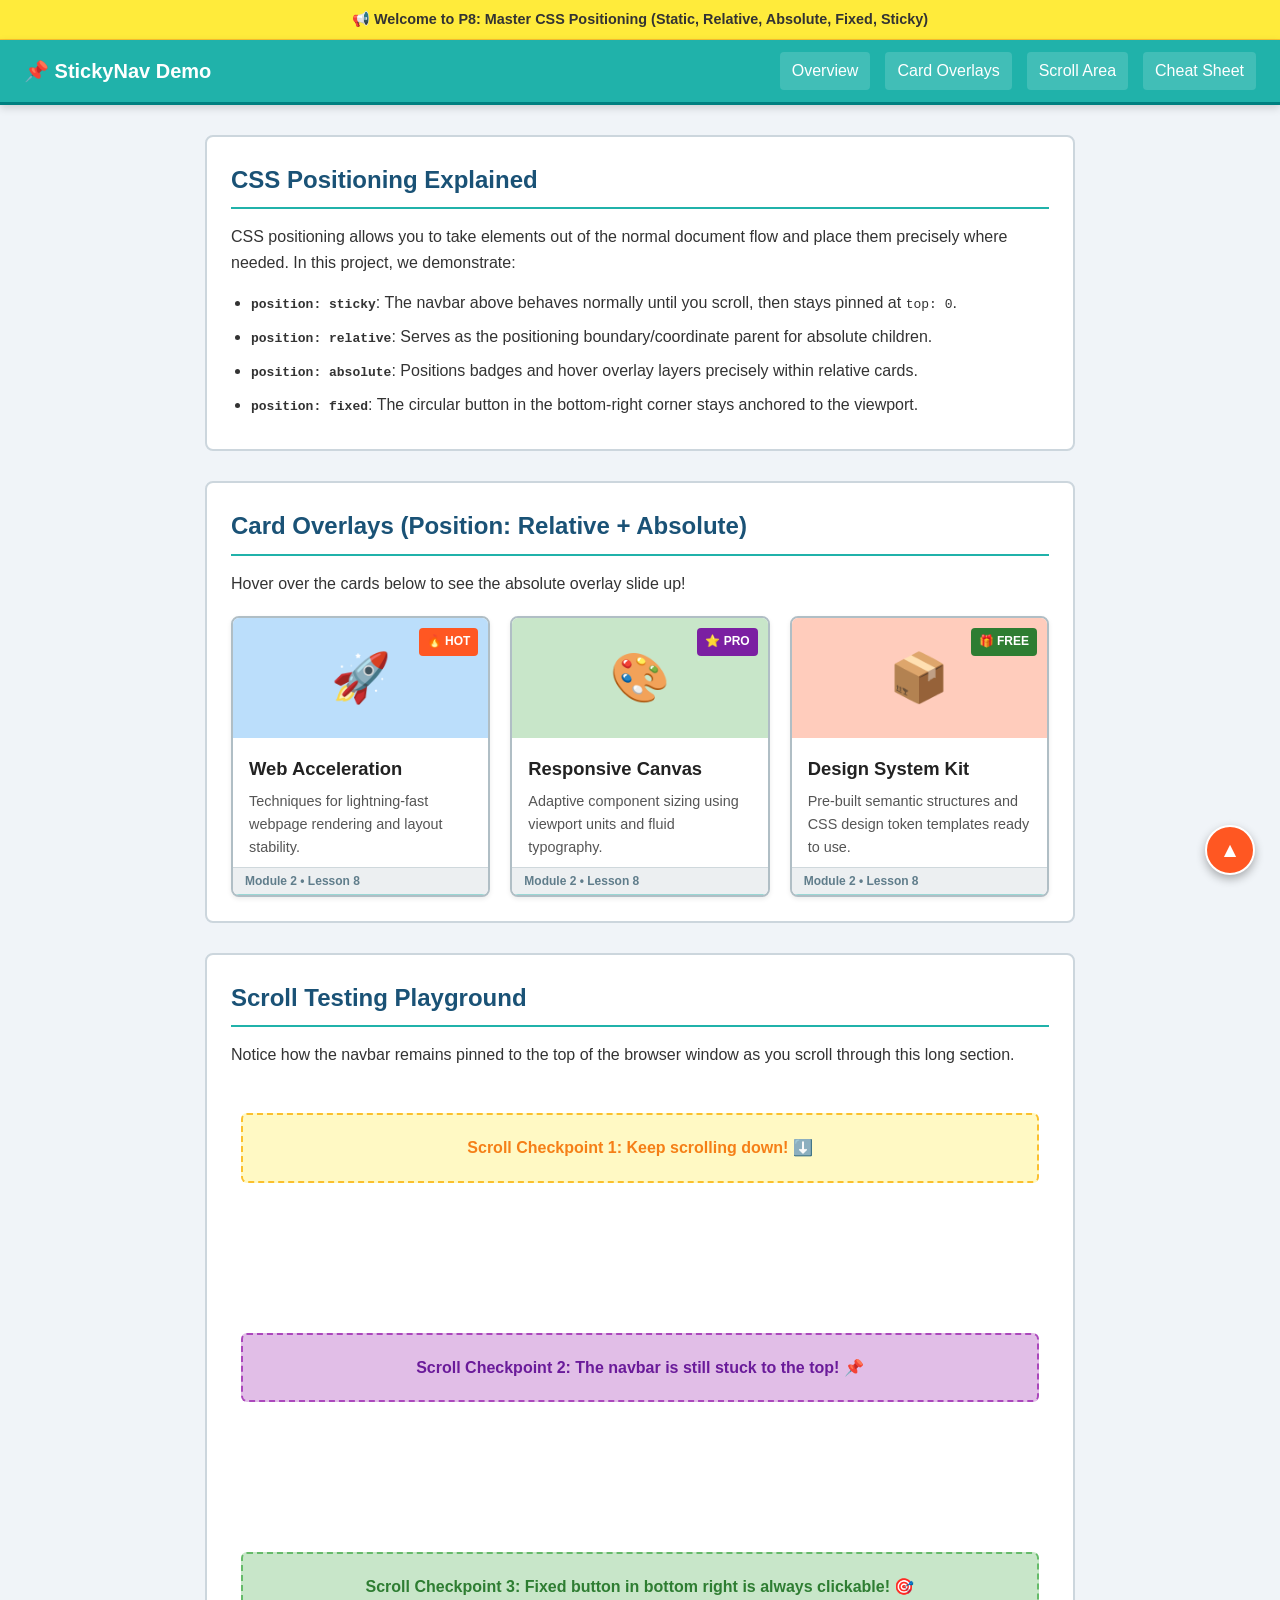
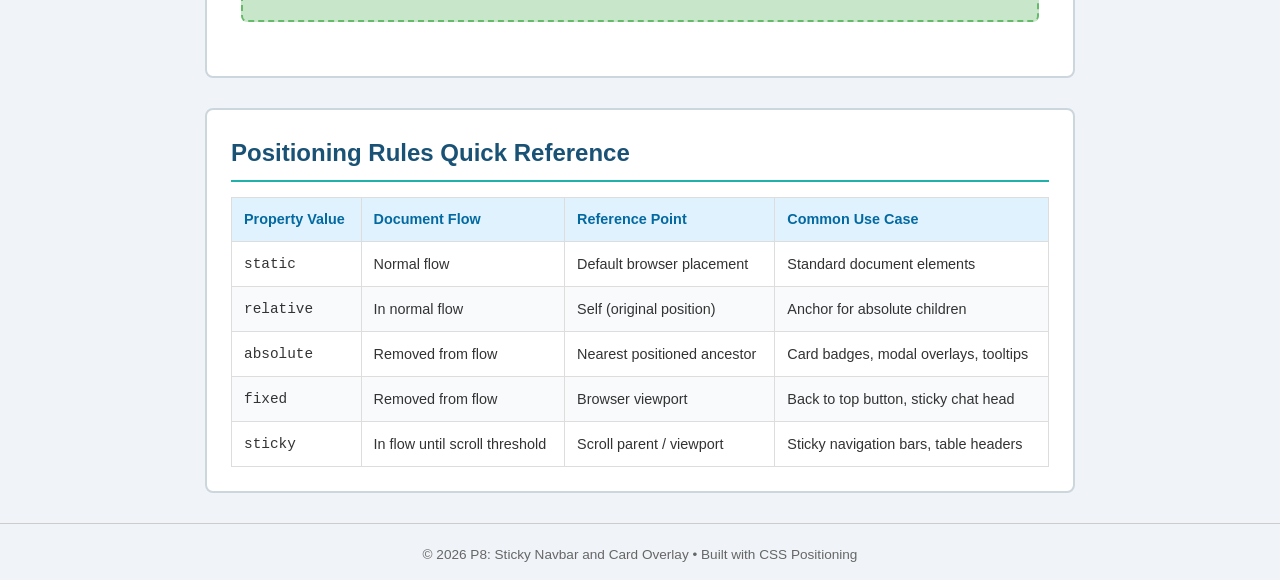
<file: web-dev-git-project/P8/index.html>
<!DOCTYPE html>
<html lang="en">
<head>
  <meta charset="UTF-8">
  <meta name="viewport" content="width=device-width, initial-scale=1.0">
  <title>P8: Sticky Navbar &amp; Card Overlay Using CSS Positioning</title>
  <link rel="stylesheet" href="style.css">
</head>
<body>

  <!-- Top Banner (Non-sticky intro banner) -->
  <div class="top-announcement">
    📢 Welcome to P8: Master CSS Positioning (Static, Relative, Absolute, Fixed, Sticky)
  </div>

  <!-- 1. STICKY NAVBAR -->
  <header class="sticky-nav">
    <div class="nav-brand">📌 StickyNav Demo</div>
    <nav class="nav-links">
      <a href="#overview">Overview</a>
      <a href="#card-overlays">Card Overlays</a>
      <a href="#scroll-section">Scroll Area</a>
      <a href="#position-rules">Cheat Sheet</a>
    </nav>
  </header>

  <main class="page-container">

    <!-- Section: Overview -->
    <section id="overview" class="content-block">
      <h2>CSS Positioning Explained</h2>
      <p>
        CSS positioning allows you to take elements out of the normal document flow and place them precisely 
        where needed. In this project, we demonstrate:
      </p>
      <ul class="position-types">
        <li><strong><code>position: sticky</code></strong>: The navbar above behaves normally until you scroll, then stays pinned at <code>top: 0</code>.</li>
        <li><strong><code>position: relative</code></strong>: Serves as the positioning boundary/coordinate parent for absolute children.</li>
        <li><strong><code>position: absolute</code></strong>: Positions badges and hover overlay layers precisely within relative cards.</li>
        <li><strong><code>position: fixed</code></strong>: The circular button in the bottom-right corner stays anchored to the viewport.</li>
      </ul>
    </section>

    <!-- Section: Card Overlays -->
    <section id="card-overlays" class="content-block">
      <h2>Card Overlays (Position: Relative + Absolute)</h2>
      <p>Hover over the cards below to see the absolute overlay slide up!</p>

      <div class="cards-grid">
        
        <!-- Card 1: New Feature -->
        <article class="overlay-card">
          <!-- Absolute Badge -->
          <div class="card-badge badge-hot">🔥 HOT</div>
          
          <!-- Card Image Container -->
          <div class="card-visual visual-blue">
            <span class="visual-icon">🚀</span>
          </div>

          <!-- Card Static Body -->
          <div class="card-body">
            <h3>Web Acceleration</h3>
            <p>Techniques for lightning-fast webpage rendering and layout stability.</p>
          </div>

          <!-- Bottom Absolute Bar -->
          <div class="card-bottom-bar">
            <span>Module 2 &bull; Lesson 8</span>
          </div>

          <!-- Full Hover Overlay (Absolute) -->
          <div class="card-hover-overlay">
            <h4>Quick Inspection</h4>
            <p>Positioned absolutely with <code>inset: 0</code> inside the relative card wrapper.</p>
            <button class="overlay-btn">Explore Feature &rarr;</button>
          </div>
        </article>

        <!-- Card 2: Pro Tip -->
        <article class="overlay-card">
          <!-- Absolute Badge -->
          <div class="card-badge badge-pro">⭐ PRO</div>
          
          <!-- Card Image Container -->
          <div class="card-visual visual-green">
            <span class="visual-icon">🎨</span>
          </div>

          <!-- Card Static Body -->
          <div class="card-body">
            <h3>Responsive Canvas</h3>
            <p>Adaptive component sizing using viewport units and fluid typography.</p>
          </div>

          <!-- Bottom Absolute Bar -->
          <div class="card-bottom-bar">
            <span>Module 2 &bull; Lesson 8</span>
          </div>

          <!-- Full Hover Overlay (Absolute) -->
          <div class="card-hover-overlay">
            <h4>Quick Inspection</h4>
            <p>Hover trigger changes the CSS <code>transform: translateY(0)</code> smoothly.</p>
            <button class="overlay-btn">Explore Feature &rarr;</button>
          </div>
        </article>

        <!-- Card 3: Free Resource -->
        <article class="overlay-card">
          <!-- Absolute Badge -->
          <div class="card-badge badge-free">🎁 FREE</div>
          
          <!-- Card Image Container -->
          <div class="card-visual visual-coral">
            <span class="visual-icon">📦</span>
          </div>

          <!-- Card Static Body -->
          <div class="card-body">
            <h3>Design System Kit</h3>
            <p>Pre-built semantic structures and CSS design token templates ready to use.</p>
          </div>

          <!-- Bottom Absolute Bar -->
          <div class="card-bottom-bar">
            <span>Module 2 &bull; Lesson 8</span>
          </div>

          <!-- Full Hover Overlay (Absolute) -->
          <div class="card-hover-overlay">
            <h4>Quick Inspection</h4>
            <p>Cards stay tidy with <code>overflow: hidden</code> on the relative parent.</p>
            <button class="overlay-btn">Explore Feature &rarr;</button>
          </div>
        </article>

      </div>
    </section>

    <!-- Section: Scroll Area for Testing Sticky Behavior -->
    <section id="scroll-section" class="content-block scroll-tester">
      <h2>Scroll Testing Playground</h2>
      <p>
        Notice how the navbar remains pinned to the top of the browser window as you scroll 
        through this long section.
      </p>
      
      <div class="scroll-milestones">
        <div class="milestone-box box-1">Scroll Checkpoint 1: Keep scrolling down! ⬇️</div>
        <div class="milestone-box box-2">Scroll Checkpoint 2: The navbar is still stuck to the top! 📌</div>
        <div class="milestone-box box-3">Scroll Checkpoint 3: Fixed button in bottom right is always clickable! 🎯</div>
      </div>
    </section>

    <!-- Section: Positioning Cheat Sheet -->
    <section id="position-rules" class="content-block">
      <h2>Positioning Rules Quick Reference</h2>
      <table class="rules-table">
        <thead>
          <tr>
            <th>Property Value</th>
            <th>Document Flow</th>
            <th>Reference Point</th>
            <th>Common Use Case</th>
          </tr>
        </thead>
        <tbody>
          <tr>
            <td><code>static</code></td>
            <td>Normal flow</td>
            <td>Default browser placement</td>
            <td>Standard document elements</td>
          </tr>
          <tr>
            <td><code>relative</code></td>
            <td>In normal flow</td>
            <td>Self (original position)</td>
            <td>Anchor for absolute children</td>
          </tr>
          <tr>
            <td><code>absolute</code></td>
            <td>Removed from flow</td>
            <td>Nearest positioned ancestor</td>
            <td>Card badges, modal overlays, tooltips</td>
          </tr>
          <tr>
            <td><code>fixed</code></td>
            <td>Removed from flow</td>
            <td>Browser viewport</td>
            <td>Back to top button, sticky chat head</td>
          </tr>
          <tr>
            <td><code>sticky</code></td>
            <td>In flow until scroll threshold</td>
            <td>Scroll parent / viewport</td>
            <td>Sticky navigation bars, table headers</td>
          </tr>
        </tbody>
      </table>
    </section>

  </main>

  <!-- 2. FIXED FLOATING ACTION BUTTON -->
  <a href="#overview" class="fixed-floating-btn" title="Back to top">
    ▲
  </a>

  <!-- Footer -->
  <footer class="page-footer">
    <p>&copy; <time datetime="2026">2026</time> P8: Sticky Navbar and Card Overlay &bull; Built with CSS Positioning</p>
  </footer>

</body>
</html>
</file>
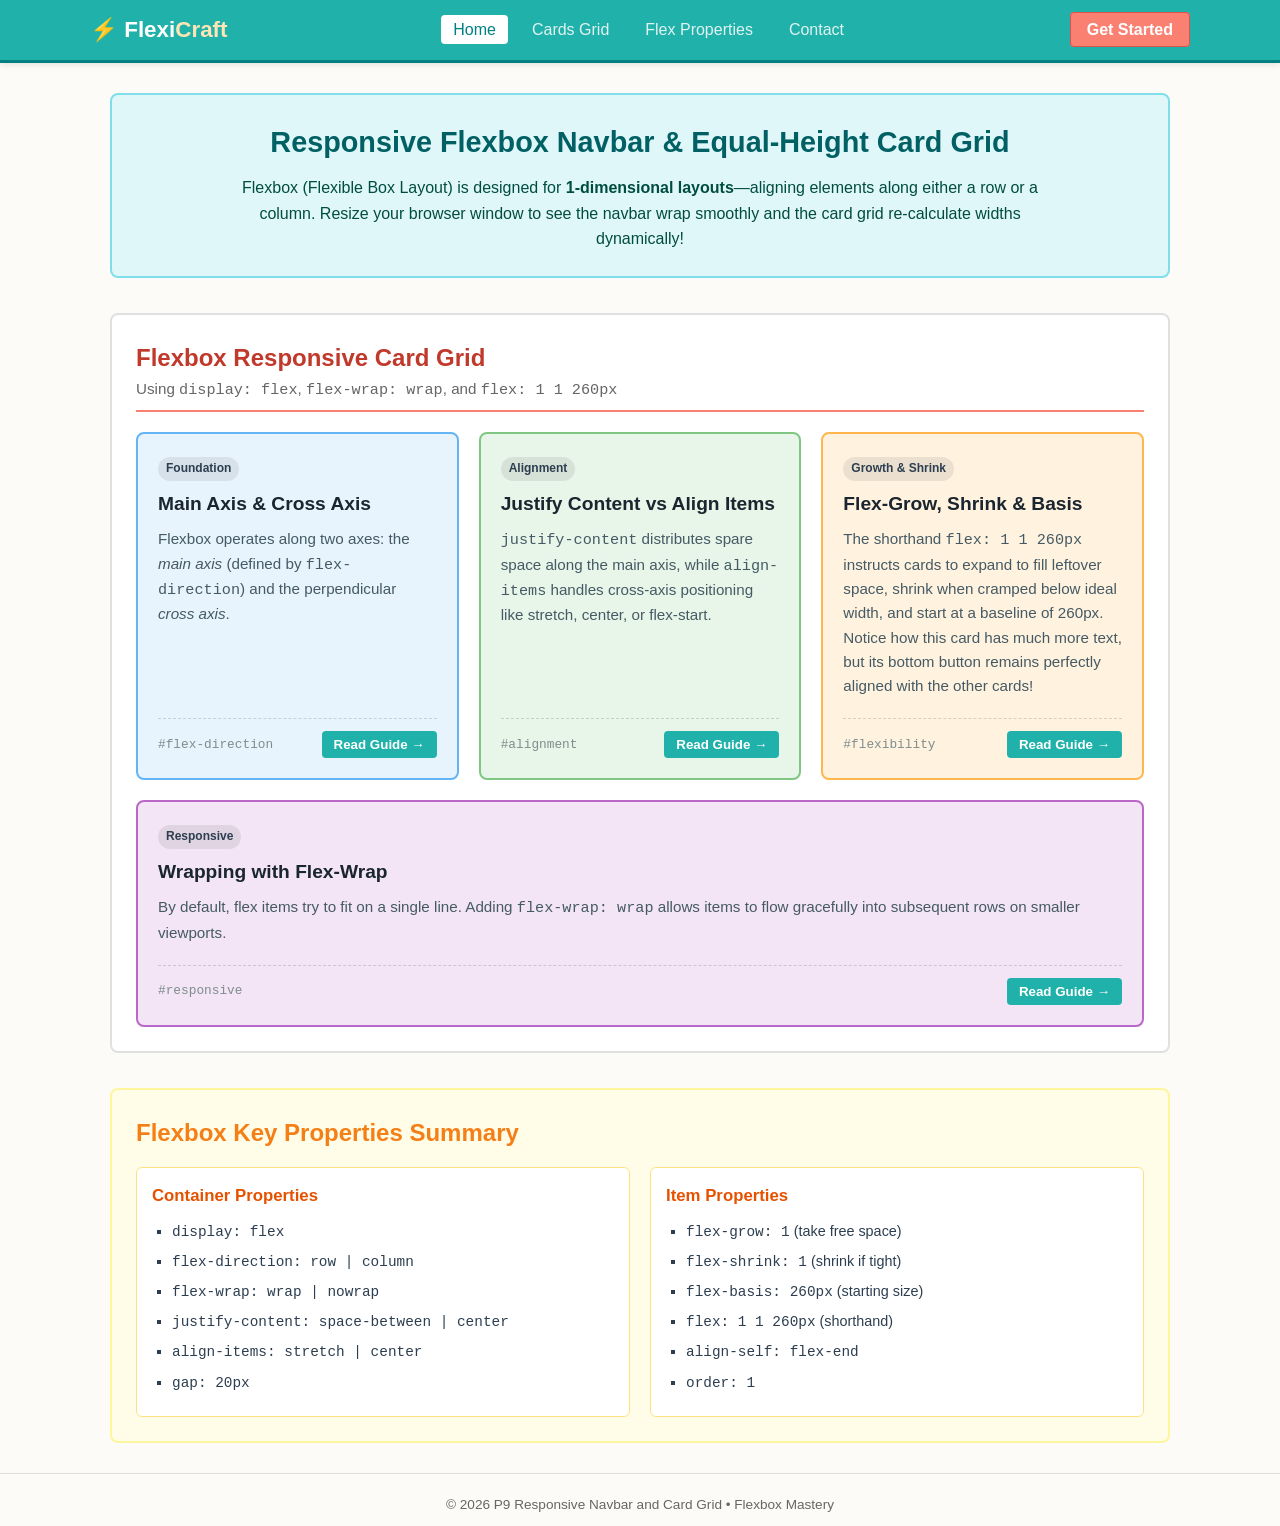
<file: web-dev-git-project/P9/index.html>
<!DOCTYPE html>
<html lang="en">
<head>
  <meta charset="UTF-8">
  <meta name="viewport" content="width=device-width, initial-scale=1.0">
  <title>P9: Responsive Navbar &amp; Card Grid Using Flexbox</title>
  <link rel="stylesheet" href="style.css">
</head>
<body>

  <!-- ==========================================
       1. RESPONSIVE FLEXBOX NAVBAR
       ========================================== -->
  <header class="navbar-wrapper">
    <nav class="flex-navbar">
      
      <!-- Logo Item -->
      <div class="nav-logo">
        <a href="#">⚡ Flexi<span>Craft</span></a>
      </div>

      <!-- Navigation Links List (Flex Container) -->
      <ul class="nav-menu">
        <li><a href="#about" class="nav-link active">Home</a></li>
        <li><a href="#cards" class="nav-link">Cards Grid</a></li>
        <li><a href="#flex-rules" class="nav-link">Flex Properties</a></li>
        <li><a href="#contact" class="nav-link">Contact</a></li>
      </ul>

      <!-- CTA Action Button (Flex Item) -->
      <div class="nav-cta">
        <a href="#signup" class="btn-signup">Get Started</a>
      </div>

    </nav>
  </header>

  <!-- ==========================================
       MAIN CONTENT
       ========================================== -->
  <main class="page-container">

    <!-- Hero / Concept Intro -->
    <section class="intro-section">
      <div class="intro-text">
        <h1>Responsive Flexbox Navbar &amp; Equal-Height Card Grid</h1>
        <p>
          Flexbox (Flexible Box Layout) is designed for <strong>1-dimensional layouts</strong>—aligning elements 
          along either a row or a column. Resize your browser window to see the navbar wrap smoothly and the 
          card grid re-calculate widths dynamically!
        </p>
      </div>
    </section>

    <!-- ==========================================
         2. FLEXBOX CARD GRID
         ========================================== -->
    <section id="cards" class="cards-section">
      <div class="section-heading">
        <h2>Flexbox Responsive Card Grid</h2>
        <p>Using <code>display: flex</code>, <code>flex-wrap: wrap</code>, and <code>flex: 1 1 260px</code></p>
      </div>

      <div class="flex-cards-container">
        
        <!-- Card 1 (Short text) -->
        <article class="flex-card card-blue">
          <div class="card-top">
            <span class="card-pill">Foundation</span>
            <h3>Main Axis &amp; Cross Axis</h3>
            <p>
              Flexbox operates along two axes: the <em>main axis</em> (defined by <code>flex-direction</code>) 
              and the perpendicular <em>cross axis</em>.
            </p>
          </div>
          <!-- Card bottom always anchored by column flex -->
          <div class="card-bottom">
            <span class="card-tag">#flex-direction</span>
            <button class="btn-card">Read Guide &rarr;</button>
          </div>
        </article>

        <!-- Card 2 (Medium text) -->
        <article class="flex-card card-green">
          <div class="card-top">
            <span class="card-pill">Alignment</span>
            <h3>Justify Content vs Align Items</h3>
            <p>
              <code>justify-content</code> distributes spare space along the main axis, while 
              <code>align-items</code> handles cross-axis positioning like stretch, center, or flex-start.
            </p>
          </div>
          <div class="card-bottom">
            <span class="card-tag">#alignment</span>
            <button class="btn-card">Read Guide &rarr;</button>
          </div>
        </article>

        <!-- Card 3 (Long text - tests equal height) -->
        <article class="flex-card card-orange">
          <div class="card-top">
            <span class="card-pill">Growth &amp; Shrink</span>
            <h3>Flex-Grow, Shrink &amp; Basis</h3>
            <p>
              The shorthand <code>flex: 1 1 260px</code> instructs cards to expand to fill leftover space, 
              shrink when cramped below ideal width, and start at a baseline of 260px. Notice how this card has much 
              more text, but its bottom button remains perfectly aligned with the other cards!
            </p>
          </div>
          <div class="card-bottom">
            <span class="card-tag">#flexibility</span>
            <button class="btn-card">Read Guide &rarr;</button>
          </div>
        </article>

        <!-- Card 4 -->
        <article class="flex-card card-purple">
          <div class="card-top">
            <span class="card-pill">Responsive</span>
            <h3>Wrapping with Flex-Wrap</h3>
            <p>
              By default, flex items try to fit on a single line. Adding <code>flex-wrap: wrap</code> allows items 
              to flow gracefully into subsequent rows on smaller viewports.
            </p>
          </div>
          <div class="card-bottom">
            <span class="card-tag">#responsive</span>
            <button class="btn-card">Read Guide &rarr;</button>
          </div>
        </article>

      </div>
    </section>

    <!-- Flexbox Reference Card -->
    <section id="flex-rules" class="info-section">
      <h2>Flexbox Key Properties Summary</h2>
      <div class="props-comparison">
        <div class="prop-col">
          <h3>Container Properties</h3>
          <ul>
            <li><code>display: flex</code></li>
            <li><code>flex-direction: row | column</code></li>
            <li><code>flex-wrap: wrap | nowrap</code></li>
            <li><code>justify-content: space-between | center</code></li>
            <li><code>align-items: stretch | center</code></li>
            <li><code>gap: 20px</code></li>
          </ul>
        </div>
        <div class="prop-col">
          <h3>Item Properties</h3>
          <ul>
            <li><code>flex-grow: 1</code> (take free space)</li>
            <li><code>flex-shrink: 1</code> (shrink if tight)</li>
            <li><code>flex-basis: 260px</code> (starting size)</li>
            <li><code>flex: 1 1 260px</code> (shorthand)</li>
            <li><code>align-self: flex-end</code></li>
            <li><code>order: 1</code></li>
          </ul>
        </div>
      </div>
    </section>

  </main>

  <footer class="site-footer">
    <p>&copy; <time datetime="2026">2026</time> P9 Responsive Navbar and Card Grid &bull; Flexbox Mastery</p>
  </footer>

</body>
</html>
</file>
<file: web-dev-git-project/P10/style.css>
/* ==========================================================================
   P10: Portfolio Header & Footer with Advanced Flexbox
   Friendly beginner colors with advanced Flexbox mechanisms
   ========================================================================== */

* {
  box-sizing: border-box;
  margin: 0;
  padding: 0;
}

body {
  font-family: Arial, Helvetica, sans-serif;
  line-height: 1.6;
  color: #2b3a4a;
  background-color: #f0f4f8; /* Soft blue-gray */
  min-height: 100vh;
  display: flex;
  flex-direction: column; /* Stretches body so footer stays at bottom */
}

/* ==========================================================================
   1. ADVANCED FLEXBOX HEADER
   ========================================================================== */
.portfolio-header {
  background-color: #1a365d; /* Dark navy blue */
  border-bottom: 4px solid #3182ce; /* Bright blue accent */
  padding: 12px 20px;
  color: #ffffff;
}

.header-inner {
  max-width: 1200px;
  margin: 0 auto;
  display: flex;
  align-items: center; /* Cross-axis centering for all direct items */
  gap: 20px;
  flex-wrap: wrap; /* Allows wrapping gracefully on smaller screens */
}

/* Group 1: Identity */
.header-identity {
  flex-shrink: 0; /* Prevents logo from shrinking when space is tight */
  order: 1;
}

.brand-link {
  display: flex;
  align-items: center;
  gap: 8px;
  text-decoration: none;
  color: #ffffff;
  font-size: 1.25rem;
}

.brand-badge {
  background-color: #ecc94b; /* Gold/yellow */
  color: #1a365d;
  width: 32px;
  height: 32px;
  border-radius: 50%;
  display: flex;
  align-items: center;
  justify-content: center;
  font-weight: bold;
}

.brand-name strong {
  color: #63b3ed; /* Light sky blue */
}

/* Group 2: Search Bar (Flex-Grow) */
.header-search {
  order: 2;
  flex-grow: 1; /* Expands to fill free horizontal space */
  max-width: 380px; /* Constrains it so it doesn't take over completely */
  display: flex; /* Nested flex container for input + button */
  border-radius: 6px;
  overflow: hidden;
  border: 1px solid #4a5568;
}

.header-search input {
  flex-grow: 1; /* Input expands inside the search form */
  padding: 8px 12px;
  border: none;
  font-size: 0.9rem;
  outline: none;
  background-color: #2d3748;
  color: #ffffff;
}

.header-search input::placeholder {
  color: #a0aec0;
}

.header-search button {
  background-color: #3182ce;
  border: none;
  padding: 0 14px;
  cursor: pointer;
  font-size: 1rem;
}

.header-search button:hover {
  background-color: #2b6cb0;
}

/* Group 3: Navigation Links */
.header-nav {
  order: 3;
  margin-left: auto; /* Advanced Flexbox trick: pushes nav & actions to the right! */
}

.nav-list {
  display: flex;
  list-style: none;
  gap: 16px;
  align-items: center;
}

.nav-list a {
  color: #e2e8f0;
  text-decoration: none;
  font-size: 0.95rem;
  font-weight: 500;
  padding: 6px 10px;
  border-radius: 4px;
  transition: all 0.2s;
}

.nav-list a:hover {
  color: #ffffff;
  background-color: rgba(255, 255, 255, 0.12);
}

/* Group 4: Header Actions */
.header-actions {
  order: 4;
  align-self: center; /* Demonstrating cross-axis item alignment */
}

.btn-hire {
  display: inline-block;
  background-color: #e53e3e; /* Tomato red */
  color: #ffffff;
  text-decoration: none;
  font-weight: bold;
  font-size: 0.9rem;
  padding: 8px 16px;
  border-radius: 4px;
  transition: background-color 0.2s;
}

.btn-hire:hover {
  background-color: #c53030;
}

/* ==========================================================================
   PAGE BODY CONTENT
   ========================================================================== */
.page-body {
  flex-grow: 1; /* Ensures body takes full middle height */
  max-width: 1200px;
  width: 100%;
  margin: 30px auto;
  padding: 0 20px;
  display: flex;
  flex-direction: column;
  gap: 25px;
}

.banner-box {
  background-color: #ffffff;
  border: 2px solid #bee3f8;
  border-left: 6px solid #3182ce;
  border-radius: 8px;
  padding: 24px;
}

.banner-box h1 {
  font-size: 1.8rem;
  color: #1a365d;
  margin-bottom: 8px;
}

.banner-box p {
  color: #4a5568;
}

.technique-cards {
  display: flex;
  flex-wrap: wrap;
  gap: 20px;
}

.tech-card {
  flex: 1 1 300px;
  background-color: #ffffff;
  border: 2px solid #e2e8f0;
  border-radius: 8px;
  padding: 20px;
}

.tech-card h3 {
  color: #2b6cb0;
  font-size: 1.15rem;
  margin-bottom: 8px;
}

.tech-card p {
  font-size: 0.95rem;
  color: #4a5568;
}

/* ==========================================================================
   2. ADVANCED FLEXBOX FOOTER
   ========================================================================== */
.portfolio-footer {
  background-color: #1a202c; /* Deep slate background */
  color: #cbd5e0;
  border-top: 4px solid #ecc94b; /* Gold top border */
  margin-top: 40px;
}

.footer-main {
  max-width: 1200px;
  margin: 0 auto;
  padding: 40px 20px 30px 20px;
  display: flex;
  flex-wrap: wrap;
  gap: 30px;
  justify-content: space-between;
}

/* Footer Column Proportions */
.col-brand {
  flex: 2 1 260px; /* Takes 2 shares of growth */
}

.col-links,
.col-resources {
  flex: 1 1 140px; /* Takes 1 share of growth */
}

.col-newsletter {
  flex: 2 1 280px; /* Takes 2 shares of growth */
}

.footer-col-title {
  color: #ffffff;
  font-size: 1.1rem;
  margin-bottom: 14px;
  border-bottom: 2px solid #4a5568;
  padding-bottom: 4px;
}

.brand-bio {
  font-size: 0.9rem;
  line-height: 1.5;
  margin-bottom: 14px;
  color: #a0aec0;
}

.social-links {
  display: flex;
  gap: 12px;
}

.social-icon {
  display: inline-flex;
  align-items: center;
  justify-content: center;
  width: 34px;
  height: 34px;
  background-color: #2d3748;
  border-radius: 6px;
  text-decoration: none;
  font-size: 1.1rem;
  transition: background-color 0.2s;
}

.social-icon:hover {
  background-color: #3182ce;
}

/* Footer Menus */
.footer-menu {
  list-style: none;
  display: flex;
  flex-direction: column;
  gap: 8px;
}

.footer-menu a {
  color: #a0aec0;
  text-decoration: none;
  font-size: 0.9rem;
  transition: color 0.2s;
}

.footer-menu a:hover {
  color: #ecc94b;
}

/* Newsletter Nested Form */
.col-newsletter p {
  font-size: 0.9rem;
  margin-bottom: 12px;
  color: #a0aec0;
}

.newsletter-form {
  display: flex; /* Nested flex row for input and submit */
  gap: 0;
  margin-bottom: 6px;
}

.newsletter-form input {
  flex-grow: 1;
  padding: 8px 12px;
  border: 1px solid #4a5568;
  border-radius: 4px 0 0 4px;
  outline: none;
  background-color: #2d3748;
  color: #ffffff;
}

.newsletter-form button {
  background-color: #ecc94b;
  color: #1a202c;
  font-weight: bold;
  border: none;
  padding: 8px 16px;
  border-radius: 0 4px 4px 0;
  cursor: pointer;
}

.newsletter-form button:hover {
  background-color: #d69e2e;
}

.form-disclaimer {
  font-size: 0.75rem;
  color: #718096;
}

/* Bottom Sub-Footer Bar */
.footer-bottom {
  background-color: #171923;
  border-top: 1px solid #2d3748;
  padding: 15px 20px;
}

.footer-bottom-inner {
  max-width: 1200px;
  margin: 0 auto;
  display: flex;
  justify-content: space-between;
  align-items: center;
  flex-wrap: wrap;
  gap: 10px;
  font-size: 0.85rem;
  color: #a0aec0;
}

.footer-badges {
  display: flex;
  gap: 8px;
}

.badge-pill {
  background-color: #2d3748;
  color: #63b3ed;
  padding: 2px 8px;
  border-radius: 12px;
  font-size: 0.75rem;
  border: 1px solid #4a5568;
}

/* ==========================================================================
   ADVANCED FLEXBOX RESPONSIVE BREAKPOINT
   Reordering elements on mobile viewports (< 840px)
   ========================================================================== */
@media (max-width: 840px) {
  .header-inner {
    justify-content: space-between;
  }

  .header-identity {
    order: 1;
  }

  .header-actions {
    order: 2;
  }

  .header-nav {
    order: 3;
    width: 100%;
    margin-left: 0;
    justify-content: center;
    border-top: 1px solid #2d3748;
    padding-top: 8px;
  }

  .nav-list {
    justify-content: space-around;
    width: 100%;
  }

  .header-search {
    order: 4; /* Pushed to bottom full width */
    max-width: 100%;
    width: 100%;
  }
}
</file>
<file: web-dev-git-project/P11/style.css>
/* ==========================================================================
   P11: Newspaper-Style Three-Column Layout with CSS Grid
   Editorial styling with classic newsprint colors and clear CSS Grid tracks
   ========================================================================== */

* {
  box-sizing: border-box;
  margin: 0;
  padding: 0;
}

body {
  font-family: Georgia, "Times New Roman", Times, serif;
  background-color: #eae6df; /* Soft newsprint gray canvas */
  color: #111111;
  line-height: 1.5;
  padding: 20px 10px;
}

/* ==========================================================================
   CSS GRID CONTAINER
   ========================================================================== */
.newspaper-container {
  max-width: 1200px;
  margin: 0 auto;
  background-color: #fdfbf7; /* Authentic warm newsprint paper color */
  border: 2px solid #222222;
  box-shadow: 0 4px 15px rgba(0, 0, 0, 0.15);
  padding: 25px 30px;

  /* THE CORE CSS GRID SPECIFICATION */
  display: grid;
  grid-template-columns: minmax(200px, 1fr) 2.5fr minmax(200px, 1fr);
  gap: 25px;
}

/* ==========================================================================
   1. MASTHEAD (Spans all columns: grid-column: 1 / -1)
   ========================================================================== */
.masthead {
  grid-column: 1 / -1; /* Spans across entire grid width */
  text-align: center;
  border-bottom: 3px double #222222;
  padding-bottom: 12px;
}

.masthead-top {
  display: flex;
  justify-content: space-between;
  border-bottom: 1px solid #777;
  padding-bottom: 4px;
  font-size: 0.8rem;
  text-transform: uppercase;
  font-family: Arial, sans-serif;
  color: #444;
}

.masthead-motto {
  font-style: italic;
  font-weight: bold;
}

.masthead-title {
  margin: 15px 0 10px 0;
}

.masthead-title h1 {
  font-family: "Old English Text MT", "Times New Roman", Georgia, serif;
  font-size: 3.2rem;
  letter-spacing: 1px;
  text-transform: uppercase;
  color: #111111;
  line-height: 1.1;
}

.masthead-tagline {
  font-family: Arial, sans-serif;
  font-size: 0.95rem;
  letter-spacing: 2px;
  text-transform: uppercase;
  color: #555555;
  margin-top: 4px;
}

.masthead-meta {
  display: flex;
  justify-content: space-between;
  border-top: 1px solid #777;
  padding-top: 6px;
  font-family: Arial, sans-serif;
  font-size: 0.85rem;
  font-weight: bold;
}

/* ==========================================================================
   2. BREAKING NEWS BANNER (Spans: grid-column: 1 / -1)
   ========================================================================== */
.breaking-banner {
  grid-column: 1 / -1;
  background-color: #fff9c4; /* Pale yellow */
  border: 1px solid #fbc02d;
  padding: 8px 12px;
  display: flex;
  align-items: center;
  gap: 12px;
  font-family: Arial, sans-serif;
  font-size: 0.9rem;
}

.breaking-pill {
  background-color: #b71c1c; /* Crimson red */
  color: #ffffff;
  padding: 2px 8px;
  border-radius: 3px;
  font-weight: bold;
  font-size: 0.75rem;
}

/* ==========================================================================
   EDITORIAL SECTION DIVIDERS
   ========================================================================== */
.section-label {
  font-family: Arial, sans-serif;
  font-size: 0.75rem;
  font-weight: bold;
  letter-spacing: 1.5px;
  border-bottom: 2px solid #222;
  margin-bottom: 12px;
  padding-bottom: 2px;
  color: #b71c1c;
}

/* ==========================================================================
   3. LEFT COLUMN (grid-column: 1)
   ========================================================================== */
.col-left {
  grid-column: 1;
  border-right: 1px solid #ddd;
  padding-right: 20px;
}

.news-item {
  margin-bottom: 20px;
  border-bottom: 1px dashed #ccc;
  padding-bottom: 12px;
}

.news-item h3 {
  font-size: 1.05rem;
  margin-bottom: 6px;
  line-height: 1.25;
}

.news-item p {
  font-size: 0.88rem;
  color: #333333;
}

.item-time {
  display: block;
  font-family: Arial, sans-serif;
  font-size: 0.75rem;
  color: #777;
  margin-top: 4px;
}

.newspaper-ad {
  background-color: #e8f5e9; /* Light mint/green */
  border: 2px dashed #388e3c;
  padding: 12px;
  text-align: center;
  margin-bottom: 20px;
}

.newspaper-ad h4 {
  font-family: Arial, sans-serif;
  font-size: 0.85rem;
  color: #1b5e20;
  margin-bottom: 4px;
}

.newspaper-ad p {
  font-size: 0.8rem;
  color: #2e7d32;
}

/* ==========================================================================
   4. CENTER COLUMN (grid-column: 2)
   ========================================================================== */
.col-center {
  grid-column: 2;
  border-right: 1px solid #ddd;
  padding-right: 20px;
}

.lead-headline {
  font-size: 2.1rem;
  line-height: 1.15;
  margin-bottom: 6px;
  color: #000000;
}

.lead-subhead {
  font-style: italic;
  font-size: 1.05rem;
  color: #555;
  margin-bottom: 15px;
}

.lead-figure {
  margin: 15px 0;
  text-align: center;
}

.lead-figure figcaption {
  font-family: Arial, sans-serif;
  font-size: 0.8rem;
  color: #666;
  font-style: italic;
  margin-top: 4px;
}

.lead-body-columns {
  column-count: 2; /* Editorial multi-column text */
  column-gap: 20px;
  margin-bottom: 15px;
  text-align: justify;
}

.lead-body-columns p {
  font-size: 0.92rem;
  margin-bottom: 10px;
}

/* Classic Drop Cap */
.drop-cap {
  float: left;
  font-size: 3rem;
  line-height: 0.8;
  padding-top: 4px;
  padding-right: 8px;
  padding-bottom: 2px;
  font-weight: bold;
  color: #b71c1c;
}

/* Newspaper Pull Quote */
.newspaper-quote {
  font-size: 1.15rem;
  font-style: italic;
  line-height: 1.4;
  border-left: 4px solid #b71c1c;
  border-right: 4px solid #b71c1c;
  background-color: #f7f3ec;
  padding: 12px 18px;
  margin: 20px 0;
  text-align: center;
}

.newspaper-quote cite {
  display: block;
  font-family: Arial, sans-serif;
  font-size: 0.8rem;
  color: #555;
  margin-top: 6px;
  font-weight: bold;
}

/* ==========================================================================
   5. RIGHT COLUMN (grid-column: 3)
   ========================================================================== */
.col-right {
  grid-column: 3;
}

.opinion-item {
  margin-bottom: 20px;
}

.opinion-item h3 {
  font-size: 1.1rem;
  line-height: 1.25;
  margin-bottom: 4px;
}

.byline {
  font-family: Arial, sans-serif;
  font-size: 0.75rem;
  color: #b71c1c;
  font-weight: bold;
  margin-bottom: 8px;
}

.opinion-item p {
  font-size: 0.88rem;
  color: #333;
}

.ticker-box {
  background-color: #ffffff;
  border: 1px solid #ccc;
  padding: 10px;
  font-family: Arial, sans-serif;
  font-size: 0.82rem;
  margin-bottom: 20px;
}

.ticker-row {
  display: flex;
  justify-content: space-between;
  padding: 4px 0;
  border-bottom: 1px dotted #ddd;
}

.ticker-row:last-child {
  border-bottom: none;
}

.green {
  color: #2e7d32;
}

.red {
  color: #c62828;
}

.crossword-teaser {
  background-color: #fffde7;
  border: 1px solid #ffe082;
  padding: 12px;
  font-size: 0.85rem;
}

.crossword-answer {
  display: block;
  margin-top: 6px;
  font-weight: bold;
  letter-spacing: 2px;
  color: #b71c1c;
}

/* ==========================================================================
   6. NEWSPAPER FOOTER (Spans: grid-column: 1 / -1)
   ========================================================================== */
.newspaper-footer {
  grid-column: 1 / -1;
  text-align: center;
  font-family: Arial, sans-serif;
  font-size: 0.8rem;
  color: #666;
  padding-top: 15px;
}

.footer-rule {
  height: 2px;
  background-color: #222;
  margin-bottom: 10px;
}

/* ==========================================================================
   RESPONSIVE DESIGN (COLLAPSE TO 1 COLUMN ON MOBILE)
   ========================================================================== */
@media (max-width: 820px) {
  .newspaper-container {
    grid-template-columns: 1fr; /* Single column */
  }

  .col-left,
  .col-center,
  .col-right {
    grid-column: 1; /* Stacked */
    border-right: none;
    border-bottom: 2px solid #ddd;
    padding-right: 0;
    padding-bottom: 20px;
  }

  .lead-body-columns {
    column-count: 1;
  }

  .masthead-title h1 {
    font-size: 2.2rem;
  }
}
</file>
<file: web-dev-git-project/P12/style.css>
/* ==========================================================================
   P12: Portfolio Projects Grid with Advanced CSS Grid
   Featuring Asymmetric Bento Grid, Dense Auto-Flow, and Beginner "Noob" Colors
   ========================================================================== */

* {
  box-sizing: border-box;
  margin: 0;
  padding: 0;
}

body {
  font-family: Arial, Helvetica, sans-serif;
  line-height: 1.6;
  background-color: #f4f7f6; /* Gentle cool gray */
  color: #2c3e50;
  padding-bottom: 30px;
}

/* ==========================================================================
   Page Header
   ========================================================================== */
.portfolio-header {
  background-color: #2c3e50;
  color: #ffffff;
  padding: 30px 20px;
  border-bottom: 4px solid #3498db;
  text-align: center;
}

.header-inner {
  max-width: 900px;
  margin: 0 auto;
}

.badge-title {
  display: inline-block;
  background-color: #e74c3c;
  color: #ffffff;
  font-size: 0.8rem;
  font-weight: bold;
  padding: 3px 10px;
  border-radius: 12px;
  margin-bottom: 10px;
}

.portfolio-header h1 {
  font-size: 2rem;
  margin-bottom: 8px;
}

.subtitle {
  color: #bdc3c7;
  font-size: 0.95rem;
}

.subtitle code {
  background-color: #34495e;
  padding: 2px 6px;
  border-radius: 4px;
  color: #1abc9c;
}

/* ==========================================================================
   BENTO GRID CONTAINER (ADVANCED CSS GRID)
   ========================================================================== */
.grid-wrapper {
  max-width: 1200px;
  margin: 30px auto;
  padding: 0 20px;
}

.bento-grid {
  display: grid;
  /* 4 equal columns baseline */
  grid-template-columns: repeat(4, 1fr);
  gap: 20px;
  
  /* CRITICAL: dense auto-flow fills gaps automatically */
  grid-auto-flow: dense;
}

/* ==========================================================================
   GRID SPANNING VARIATIONS
   ========================================================================== */

/* 1. Featured Hero: Spans 2 columns AND 2 rows */
.card-featured {
  grid-column: span 2;
  grid-row: span 2;
}

/* 2. Wide Cards: Spans 2 columns */
.card-wide {
  grid-column: span 2;
}

/* 3. Tall Cards: Spans 2 rows */
.card-tall {
  grid-row: span 2;
}

/* 4. Standard Cards default to 1 col x 1 row */
.card-standard {
  grid-column: span 1;
  grid-row: span 1;
}

/* ==========================================================================
   CARD BASE STYLING & BEGINNER "NOOB" PALETTE
   ========================================================================== */
.bento-card {
  border-radius: 10px;
  padding: 20px;
  border: 2px solid #ccc;
  display: flex;
  flex-direction: column;
  justify-content: space-between;
  box-shadow: 0 3px 6px rgba(0, 0, 0, 0.06);
  transition: transform 0.2s, box-shadow 0.2s;
}

.bento-card:hover {
  transform: translateY(-3px);
  box-shadow: 0 6px 14px rgba(0, 0, 0, 0.12);
}

/* Color Presets */
.card-blue {
  background-color: #e3f2fd; /* light blue */
  border-color: #64b5f6;
}

.card-coral {
  background-color: #fbe9e7; /* soft coral */
  border-color: #ff8a65;
}

.card-green {
  background-color: #e8f5e9; /* soft mint */
  border-color: #81c784;
}

.card-yellow {
  background-color: #fffde7; /* pale yellow */
  border-color: #fff176;
}

.card-purple {
  background-color: #f3e5f5; /* pale purple */
  border-color: #ba68c8;
}

.card-teal {
  background-color: #e0f2f1; /* pale teal */
  border-color: #4db6ac;
}

/* Card Elements */
.card-badge {
  font-size: 0.75rem;
  font-weight: bold;
  letter-spacing: 0.5px;
  color: #555;
  margin-bottom: 8px;
}

.card-visual {
  margin-bottom: 15px;
}

.card-content h2 {
  font-size: 1.35rem;
  color: #1a252f;
  margin-bottom: 8px;
}

.desc {
  font-size: 0.92rem;
  color: #555555;
  margin-bottom: 15px;
}

/* Metrics Row */
.metrics-row {
  display: flex;
  gap: 20px;
  background-color: rgba(255, 255, 255, 0.6);
  padding: 10px 14px;
  border-radius: 6px;
  margin-bottom: 15px;
}

.metric strong {
  display: block;
  font-size: 1.15rem;
  color: #0d47a1;
}

.metric span {
  font-size: 0.75rem;
  color: #666;
}

/* CLI Mockup */
.cli-mockup {
  background-color: #1e1e1e;
  color: #a9ff68;
  padding: 12px;
  border-radius: 6px;
  font-family: monospace;
  font-size: 0.8rem;
  line-height: 1.4;
  margin-bottom: 15px;
}

/* Tag Row */
.tag-row {
  display: flex;
  flex-wrap: wrap;
  gap: 6px;
  margin-bottom: 15px;
}

.tag {
  background-color: #ffffff;
  border: 1px solid #ddd;
  font-size: 0.78rem;
  padding: 2px 8px;
  border-radius: 4px;
  color: #333;
  font-weight: 500;
}

/* Buttons */
.card-links {
  display: flex;
  gap: 10px;
}

.btn {
  display: inline-block;
  padding: 8px 16px;
  border-radius: 5px;
  text-decoration: none;
  font-size: 0.88rem;
  font-weight: bold;
  cursor: pointer;
}

.btn-primary {
  background-color: #3498db;
  color: #ffffff;
  border: 1px solid #2980b9;
}

.btn-primary:hover {
  background-color: #2980b9;
}

.btn-outline {
  background-color: transparent;
  color: #34495e;
  border: 1px solid #7f8c8d;
}

.btn-outline:hover {
  background-color: rgba(0, 0, 0, 0.05);
}

.btn-sm {
  background-color: #34495e;
  color: #ffffff;
  padding: 4px 10px;
  font-size: 0.8rem;
}

/* Footer */
.portfolio-footer {
  text-align: center;
  font-size: 0.85rem;
  color: #7f8c8d;
  margin-top: 30px;
  padding-top: 20px;
  border-top: 1px solid #e0e0e0;
}

/* ==========================================================================
   RESPONSIVE DESIGN BREAKPOINTS
   ========================================================================== */
@media (max-width: 980px) {
  .bento-grid {
    grid-template-columns: repeat(2, 1fr); /* 2 columns on tablets */
  }

  .card-featured {
    grid-column: span 2;
    grid-row: span 1; /* Drop 2-row span on tablet */
  }
}

@media (max-width: 600px) {
  .bento-grid {
    grid-template-columns: 1fr; /* 1 column on mobile */
  }

  .card-featured,
  .card-wide,
  .card-tall,
  .card-standard {
    grid-column: span 1;
    grid-row: span 1;
  }
}
</file>
<file: web-dev-git-project/P13/style.css>
/* ==========================================================================
   P13: Choosing Between Flexbox and Grid for a Shared Layout
   Educational color coding: Green for Flexbox, Purple for Grid, Blue for Hybrid
   ========================================================================== */

* {
  box-sizing: border-box;
  margin: 0;
  padding: 0;
}

body {
  font-family: Arial, Helvetica, sans-serif;
  line-height: 1.6;
  background-color: #f7f9fa;
  color: #2c3e50;
  padding-bottom: 40px;
}

.container {
  max-width: 1100px;
  margin: 0 auto;
  padding: 0 20px;
}

/* ==========================================================================
   Page Header
   ========================================================================== */
.page-header {
  background-color: #1a365d;
  color: #ffffff;
  padding: 35px 0;
  margin-bottom: 30px;
  border-bottom: 4px solid #3182ce;
}

.badge {
  display: inline-block;
  background-color: #4299e1;
  color: #ffffff;
  font-size: 0.8rem;
  font-weight: bold;
  padding: 3px 10px;
  border-radius: 12px;
  margin-bottom: 8px;
}

.page-header h1 {
  font-size: 2.2rem;
  margin-bottom: 8px;
}

.lead {
  font-size: 1.05rem;
  color: #bee3f8;
  max-width: 800px;
}

/* ==========================================================================
   Section Containers
   ========================================================================== */
.card-section {
  background-color: #ffffff;
  border: 2px solid #e2e8f0;
  border-radius: 8px;
  padding: 25px;
  margin-bottom: 30px;
  box-shadow: 0 2px 6px rgba(0, 0, 0, 0.05);
}

.card-section h2 {
  font-size: 1.5rem;
  color: #1a202c;
  border-bottom: 2px solid #cbd5e0;
  padding-bottom: 8px;
  margin-bottom: 15px;
}

.section-intro {
  font-size: 0.95rem;
  color: #4a5568;
  margin-bottom: 20px;
}

/* ==========================================================================
   1. PHILOSOPHY CARDS
   ========================================================================== */
.rule-cards {
  display: flex;
  flex-wrap: wrap;
  gap: 20px;
}

.rule-card {
  flex: 1 1 320px;
  border-radius: 8px;
  padding: 20px;
  border: 2px solid #ccc;
}

.rule-flex {
  background-color: #e8f5e9; /* soft green */
  border-color: #81c784;
}

.rule-grid {
  background-color: #f3e5f5; /* soft purple */
  border-color: #ba68c8;
}

.pill {
  display: inline-block;
  font-size: 0.75rem;
  font-weight: bold;
  padding: 2px 8px;
  border-radius: 10px;
  margin-bottom: 8px;
}

.pill-green {
  background-color: #2e7d32;
  color: #ffffff;
}

.pill-purple {
  background-color: #7b1fa2;
  color: #ffffff;
}

.rule-card h3 {
  font-size: 1.25rem;
  margin-bottom: 10px;
}

.rule-flex h3 {
  color: #1b5e20;
}

.rule-grid h3 {
  color: #4a148c;
}

.rule-list {
  list-style: none;
  margin-top: 12px;
  font-size: 0.9rem;
}

.rule-list li {
  margin-bottom: 6px;
}

/* ==========================================================================
   2. LIVE BEHAVIOR COMPARISON EXPERIMENT
   ========================================================================== */
.demo-box {
  background-color: #fafafa;
  border: 1px solid #ddd;
  border-radius: 6px;
  padding: 16px;
  margin-bottom: 20px;
}

.demo-title {
  font-size: 1.1rem;
  margin-bottom: 6px;
}

.flex-title {
  color: #2e7d32;
}

.grid-title {
  color: #7b1fa2;
}

.demo-caption {
  font-size: 0.88rem;
  color: #666;
  margin-bottom: 12px;
}

/* Common Item Box */
.test-item {
  padding: 18px 12px;
  text-align: center;
  font-weight: bold;
  border-radius: 6px;
  font-size: 0.95rem;
}

/* Approach A: Flexbox Container */
.flex-test-container {
  display: flex;
  flex-wrap: wrap;
  gap: 15px;
  background-color: #e8f5e9;
  border: 2px dashed #4caf50;
  padding: 15px;
  border-radius: 6px;
}

.flex-item {
  flex: 1 1 200px; /* Expands to fill empty horizontal space on row 2! */
  background-color: #4caf50;
  color: #ffffff;
  border: 1px solid #2e7d32;
}

/* Approach B: CSS Grid Container */
.grid-test-container {
  display: grid;
  grid-template-columns: repeat(3, 1fr); /* 3 rigid columns */
  gap: 15px;
  background-color: #f3e5f5;
  border: 2px dashed #ab47bc;
  padding: 15px;
  border-radius: 6px;
}

.grid-item {
  background-color: #9c27b0;
  color: #ffffff;
  border: 1px solid #6a1b9a;
}

/* ==========================================================================
   3. HYBRID ARCHITECTURE MOCKUP
   Outer: CSS Grid Template Areas
   Inner: Flexbox Row and Column Components
   ========================================================================== */
.hybrid-app-shell {
  display: grid;
  grid-template-columns: 200px 1fr;
  grid-template-rows: auto 1fr auto;
  grid-template-areas:
    "header  header"
    "sidebar main"
    "footer  footer";
  gap: 12px;
  background-color: #e2e8f0;
  border: 3px solid #3182ce;
  border-radius: 8px;
  padding: 12px;
  min-height: 400px;
}

/* Shell Header */
.shell-header {
  grid-area: header;
  background-color: #2b6cb0;
  color: #ffffff;
  padding: 12px 18px;
  border-radius: 6px;
  display: flex; /* Inner Flexbox */
  justify-content: space-between;
  align-items: center;
}

.shell-brand {
  font-weight: bold;
  font-size: 1.1rem;
}

.shell-flex-nav {
  display: flex; /* Inner Flexbox row */
  gap: 12px;
}

.shell-flex-nav a {
  color: #e2e8f0;
  text-decoration: none;
  font-size: 0.88rem;
  padding: 4px 10px;
  background-color: rgba(255, 255, 255, 0.15);
  border-radius: 4px;
}

.shell-flex-nav a:hover {
  background-color: #ffffff;
  color: #2b6cb0;
}

/* Shell Sidebar */
.shell-sidebar {
  grid-area: sidebar;
  background-color: #ffffff;
  border: 1px solid #cbd5e0;
  border-radius: 6px;
  padding: 15px;
}

.sidebar-title {
  font-size: 0.8rem;
  font-weight: bold;
  color: #718096;
  text-transform: uppercase;
  margin-bottom: 10px;
}

.shell-flex-sidebar-menu {
  list-style: none;
  display: flex; /* Inner Flexbox column */
  flex-direction: column;
  gap: 6px;
}

.shell-flex-sidebar-menu a {
  display: block;
  text-decoration: none;
  color: #4a5568;
  padding: 6px 10px;
  border-radius: 4px;
  font-size: 0.88rem;
}

.shell-flex-sidebar-menu a.active,
.shell-flex-sidebar-menu a:hover {
  background-color: #ebf8ff;
  color: #2b6cb0;
  font-weight: bold;
}

/* Shell Main */
.shell-main {
  grid-area: main;
  background-color: #ffffff;
  border: 1px solid #cbd5e0;
  border-radius: 6px;
  padding: 20px;
}

.shell-main h3 {
  font-size: 1.2rem;
  margin-bottom: 8px;
  color: #2d3748;
}

.shell-main p {
  font-size: 0.9rem;
  color: #4a5568;
  margin-bottom: 15px;
}

/* Micro Cards in Main (Flexbox Row) */
.shell-cards-flex {
  display: flex; /* Inner Flexbox */
  flex-wrap: wrap;
  gap: 15px;
}

.micro-card {
  flex: 1 1 200px;
  background-color: #f7fafc;
  border: 1px solid #e2e8f0;
  border-radius: 6px;
  padding: 12px;
  display: flex; /* Internal column flex */
  flex-direction: column;
  justify-content: space-between;
}

.micro-card h4 {
  font-size: 0.95rem;
  margin-bottom: 4px;
}

.micro-card p {
  font-size: 0.85rem;
  margin-bottom: 12px;
}

.micro-footer {
  display: flex; /* Inner Flex row */
  justify-content: space-between;
  align-items: center;
  font-size: 0.75rem;
  color: #718096;
}

.btn-micro {
  background-color: #3182ce;
  color: #ffffff;
  border: none;
  padding: 4px 8px;
  border-radius: 3px;
  cursor: pointer;
}

/* Shell Footer */
.shell-footer {
  grid-area: footer;
  background-color: #2d3748;
  color: #cbd5e0;
  padding: 10px 18px;
  border-radius: 6px;
  font-size: 0.8rem;
  display: flex; /* Inner Flexbox */
  justify-content: space-between;
  align-items: center;
}

/* ==========================================================================
   4. DECISION MATRIX TABLE
   ========================================================================== */
.matrix-table {
  width: 100%;
  border-collapse: collapse;
  font-size: 0.9rem;
}

.matrix-table th,
.matrix-table td {
  border: 1px solid #cbd5e0;
  padding: 10px 12px;
  text-align: left;
}

.matrix-table th {
  background-color: #ebf8ff;
  color: #2b6cb0;
}

.matrix-table tr:nth-child(even) {
  background-color: #f7fafc;
}

.text-purple {
  color: #7b1fa2;
}

.text-green {
  color: #2e7d32;
}

/* Footer */
.doc-footer {
  text-align: center;
  font-size: 0.85rem;
  color: #718096;
  margin-top: 30px;
}

/* Responsive breakpoint for Hybrid Shell */
@media (max-width: 650px) {
  .hybrid-app-shell {
    grid-template-columns: 1fr;
    grid-template-areas:
      "header"
      "sidebar"
      "main"
      "footer";
  }

  .grid-test-container {
    grid-template-columns: 1fr;
  }
}
</file>
<file: web-dev-git-project/P5/style.css>
/* P5: Semantic Bio Page Stylesheet */
/* Basic styling with friendly beginner colors */

* {
  box-sizing: border-box;
  margin: 0;
  padding: 0;
}

body {
  font-family: Arial, Helvetica, sans-serif;
  background-color: #f0f8ff; /* aliceblue */
  color: #333333;
  line-height: 1.6;
  padding: 20px;
}

/* Header Section */
.bio-header {
  background-color: #add8e6; /* lightblue */
  border: 3px solid #4682b4; /* steelblue */
  border-radius: 8px;
  max-width: 800px;
  margin: 0 auto 20px auto;
  padding: 20px;
  text-align: center;
}

.header-content {
  display: flex;
  flex-direction: column;
  align-items: center;
  gap: 12px;
}

.avatar-figure {
  margin: 0;
}

.avatar-caption {
  font-size: 0.85rem;
  color: #2f4f4f; /* darkslategray */
  margin-top: 4px;
  font-weight: bold;
}

.bio-name {
  color: #1e3f66;
  font-size: 2rem;
  margin-bottom: 5px;
}

.bio-tagline {
  font-size: 1.1rem;
  color: #2b5b84;
  margin-bottom: 5px;
}

.bio-location {
  font-size: 0.95rem;
  color: #444;
}

.status-badge {
  background-color: #98fb98; /* palegreen */
  color: #006400;
  padding: 2px 8px;
  border-radius: 4px;
  font-weight: bold;
  border: 1px solid #2e8b57;
}

/* Navigation inside header */
.bio-nav {
  margin-top: 15px;
  padding-top: 10px;
  border-top: 2px dashed #4682b4;
}

.bio-nav ul {
  list-style-type: none;
  display: flex;
  justify-content: center;
  flex-wrap: wrap;
  gap: 15px;
}

.bio-nav a {
  text-decoration: none;
  color: #ffffff;
  background-color: #4682b4; /* steelblue */
  padding: 6px 14px;
  border-radius: 4px;
  font-weight: bold;
  transition: background-color 0.2s;
}

.bio-nav a:hover {
  background-color: #1c527e;
  text-decoration: underline;
}

/* Main Container */
.bio-main {
  max-width: 800px;
  margin: 0 auto;
  display: flex;
  flex-direction: column;
  gap: 20px;
}

/* Common Section Styling */
.bio-section {
  background-color: #ffffff;
  border: 2px solid #b0c4de; /* lightsteelblue */
  border-radius: 8px;
  padding: 20px;
}

.bio-section h2 {
  color: #2e6b9e;
  border-bottom: 2px solid #ff7f50; /* coral */
  padding-bottom: 6px;
  margin-bottom: 12px;
  font-size: 1.4rem;
}

/* Details & Summary */
.fun-facts {
  margin-top: 15px;
  background-color: #fff8dc; /* cornsilk */
  border: 1px solid #deb887; /* burlywood */
  border-radius: 6px;
  padding: 10px;
}

.fun-facts summary {
  font-weight: bold;
  cursor: pointer;
  color: #8b4513;
}

.fun-facts ul {
  margin-top: 8px;
  margin-left: 20px;
}

/* Skills Section */
.skills-container {
  display: flex;
  flex-wrap: wrap;
  gap: 15px;
  margin-top: 10px;
}

.skill-category {
  flex: 1 1 300px;
  background-color: #fdf5e6; /* oldlace */
  border: 1px solid #ffd700; /* gold */
  border-radius: 6px;
  padding: 12px;
}

.skill-category h3 {
  font-size: 1.05rem;
  color: #b8860b;
  margin-bottom: 8px;
}

.skills-list {
  list-style: none;
  display: flex;
  flex-direction: column;
  gap: 6px;
}

.skill-tag {
  display: inline-block;
  padding: 4px 10px;
  border-radius: 4px;
  font-size: 0.9rem;
  font-weight: 500;
}

.html-tag {
  background-color: #ffe4e1; /* mistyrose */
  color: #c0392b;
  border: 1px solid #e74c3c;
}

.css-tag {
  background-color: #e0f7fa; /* cyan 50 */
  color: #0277bd;
  border: 1px solid #29b6f6;
}

.js-tag {
  background-color: #fff9c4; /* yellow 100 */
  color: #f57f17;
  border: 1px solid #fbc02d;
}

.git-tag {
  background-color: #fbe9e7; /* deep orange 50 */
  color: #d84315;
  border: 1px solid #ff7043;
}

.editor-tag {
  background-color: #ede7f6; /* deep purple 50 */
  color: #512da8;
  border: 1px solid #9575cd;
}

.terminal-tag {
  background-color: #eceff1; /* blue grey 50 */
  color: #37474f;
  border: 1px solid #90a4ae;
}

/* Education / Timeline */
.timeline-item {
  border-left: 4px solid #4682b4;
  padding-left: 12px;
  margin-bottom: 15px;
}

.timeline-item h3 {
  font-size: 1.1rem;
  color: #1e3f66;
}

.timeline-meta {
  font-size: 0.85rem;
  color: #666;
  font-style: italic;
  margin-bottom: 6px;
}

/* Aside Section */
.bio-aside {
  background-color: #e6e6fa; /* lavender */
  border: 2px dashed #9370db; /* mediumpurple */
  border-radius: 8px;
  padding: 15px;
  text-align: center;
}

.bio-aside h3 {
  color: #4b0082;
  font-size: 1.1rem;
  margin-bottom: 8px;
}

.bio-aside blockquote {
  font-style: italic;
  color: #333;
}

.bio-aside cite {
  display: block;
  font-size: 0.85rem;
  margin-top: 6px;
  color: #555;
  font-weight: bold;
}

/* Address / Contact */
.bio-address {
  font-style: normal;
  margin-top: 10px;
  background-color: #f5f5f5;
  border: 1px solid #ddd;
  border-radius: 6px;
  padding: 12px;
}

.bio-address p {
  margin-bottom: 6px;
}

.bio-address a {
  color: #1e88e5;
  text-decoration: none;
}

.bio-address a:hover {
  text-decoration: underline;
}

/* Footer Section */
.bio-footer {
  max-width: 800px;
  margin: 20px auto 0 auto;
  text-align: center;
  font-size: 0.9rem;
  color: #666;
  padding: 15px;
  border-top: 1px solid #ccc;
}

.back-to-top {
  display: inline-block;
  margin-top: 8px;
  color: #4682b4;
  font-weight: bold;
  text-decoration: none;
}

.back-to-top:hover {
  text-decoration: underline;
}
</file>
<file: web-dev-git-project/P6/style.css>
/* P6: Full Portfolio Page Structure in Semantic HTML */
/* Basic styling with clear beginner colors and borders */

* {
  box-sizing: border-box;
  margin: 0;
  padding: 0;
}

body {
  font-family: Arial, Helvetica, sans-serif;
  background-color: #fafafa;
  color: #333333;
  line-height: 1.6;
}

/* Header & Navigation */
.site-header {
  background-color: #b0e0e6; /* powderblue */
  border-bottom: 3px solid #4682b4; /* steelblue */
  padding: 15px 25px;
}

.header-container {
  max-width: 1000px;
  margin: 0 auto;
  display: flex;
  justify-content: space-between;
  align-items: center;
  flex-wrap: wrap;
  gap: 10px;
}

.logo a {
  font-size: 1.5rem;
  font-weight: bold;
  text-decoration: none;
  color: #1e3f66;
}

.logo a span {
  color: #d9534f; /* tomato red */
}

.main-nav ul {
  display: flex;
  list-style: none;
  gap: 12px;
}

.main-nav a {
  text-decoration: none;
  color: #1e3f66;
  background-color: #ffffff;
  border: 1px solid #4682b4;
  padding: 6px 14px;
  border-radius: 4px;
  font-weight: 500;
  transition: all 0.2s;
}

.main-nav a:hover {
  background-color: #4682b4;
  color: #ffffff;
}

/* Main Container */
.portfolio-main {
  max-width: 1000px;
  margin: 30px auto;
  padding: 0 15px;
  display: flex;
  flex-direction: column;
  gap: 30px;
}

/* Section Header Commons */
.section-header {
  margin-bottom: 15px;
  border-bottom: 2px solid #5f9ea0; /* cadetblue */
  padding-bottom: 6px;
}

.section-header h2 {
  color: #2b5b84;
  font-size: 1.6rem;
}

.section-tagline {
  color: #666;
  font-size: 0.95rem;
  font-style: italic;
}

/* 1. Hero Section */
.hero-section {
  background-color: #e0f2fe; /* very light blue */
  border: 2px solid #38bdf8;
  border-radius: 8px;
  padding: 35px 25px;
  text-align: center;
}

.hero-section h1 {
  font-size: 2.2rem;
  color: #0369a1;
  margin-bottom: 8px;
}

.hero-subtitle {
  font-size: 1.2rem;
  color: #0f172a;
  font-weight: 600;
  margin-bottom: 12px;
}

.hero-desc {
  max-width: 600px;
  margin: 0 auto 20px auto;
  color: #475569;
}

.hero-actions {
  display: flex;
  justify-content: center;
  gap: 15px;
}

.btn {
  display: inline-block;
  padding: 8px 18px;
  border-radius: 5px;
  text-decoration: none;
  font-weight: bold;
  cursor: pointer;
}

.btn-primary {
  background-color: #ff7f50; /* coral */
  color: #ffffff;
  border: 2px solid #d9534f;
}

.btn-primary:hover {
  background-color: #e66c3c;
}

.btn-secondary {
  background-color: #ffffff;
  color: #333333;
  border: 2px solid #999999;
}

.btn-secondary:hover {
  background-color: #f0f0f0;
}

/* 2. About Section */
.about-section {
  background-color: #fffaf0; /* floralwhite */
  border: 2px solid #deb887; /* burlywood */
  border-radius: 8px;
  padding: 25px;
}

.about-grid {
  display: flex;
  gap: 25px;
  align-items: center;
  flex-wrap: wrap;
}

.profile-figure {
  text-align: center;
  margin: 0 auto;
}

.profile-avatar {
  border: 3px solid #4682b4;
  border-radius: 12px;
}

.profile-figure figcaption {
  font-size: 0.85rem;
  color: #666;
  margin-top: 6px;
  font-weight: bold;
}

.about-text {
  flex: 1 1 300px;
}

.about-text p {
  margin-bottom: 12px;
}

/* 3. Projects Section */
.projects-section {
  background-color: #ffffff;
  border: 2px solid #ced4da;
  border-radius: 8px;
  padding: 25px;
}

.projects-container {
  display: flex;
  flex-wrap: wrap;
  gap: 20px;
}

.project-card {
  flex: 1 1 280px;
  background-color: #f8f9fa;
  border: 2px solid #20b2aa; /* lightseagreen */
  border-radius: 6px;
  padding: 16px;
  display: flex;
  flex-direction: column;
  justify-content: space-between;
}

.project-card-header {
  display: flex;
  justify-content: space-between;
  align-items: flex-start;
  margin-bottom: 10px;
}

.project-card-header h3 {
  font-size: 1.15rem;
  color: #1a5276;
}

.project-badge {
  background-color: #fff3cd; /* lemonchiffon/warning */
  color: #856404;
  font-size: 0.75rem;
  font-weight: bold;
  padding: 2px 6px;
  border-radius: 3px;
  border: 1px solid #ffeeba;
}

.project-desc {
  font-size: 0.95rem;
  color: #495057;
  margin-bottom: 12px;
}

.project-tags {
  display: flex;
  gap: 6px;
  margin-bottom: 15px;
}

.tag {
  background-color: #e9ecef;
  font-size: 0.8rem;
  padding: 2px 6px;
  border-radius: 3px;
  color: #495057;
  border: 1px solid #ced4da;
}

.project-card-footer {
  border-top: 1px dashed #ccc;
  padding-top: 10px;
  display: flex;
  gap: 15px;
}

.project-link {
  color: #0d6efd;
  font-size: 0.9rem;
  font-weight: bold;
  text-decoration: none;
}

.project-link:hover {
  text-decoration: underline;
}

/* 4. Skills Section */
.skills-section {
  background-color: #f3e8ff; /* soft lavender */
  border: 2px solid #c084fc;
  border-radius: 8px;
  padding: 25px;
}

.skills-columns {
  display: flex;
  flex-wrap: wrap;
  gap: 20px;
}

.skills-column {
  flex: 1 1 280px;
  background-color: #ffffff;
  padding: 15px;
  border-radius: 6px;
  border: 1px solid #d8b4fe;
}

.skills-column h3 {
  color: #7e22ce;
  font-size: 1.1rem;
  margin-bottom: 10px;
  border-bottom: 1px solid #f3e8ff;
  padding-bottom: 5px;
}

.skills-column ul {
  list-style-type: square;
  margin-left: 20px;
  font-size: 0.95rem;
}

.skills-column li {
  margin-bottom: 6px;
}

/* 5. Contact Form */
.contact-section {
  background-color: #e8f5e9; /* soft green */
  border: 2px solid #81c784;
  border-radius: 8px;
  padding: 25px;
}

.contact-form fieldset {
  border: 2px solid #4caf50;
  border-radius: 6px;
  padding: 18px;
  background-color: #ffffff;
}

.contact-form legend {
  font-weight: bold;
  color: #2e7d32;
  padding: 0 8px;
  font-size: 1.1rem;
}

.form-group {
  margin-bottom: 12px;
  display: flex;
  flex-direction: column;
  gap: 4px;
}

.form-group label {
  font-weight: 600;
  font-size: 0.9rem;
  color: #333;
}

.form-group input,
.form-group select,
.form-group textarea {
  padding: 8px 10px;
  border: 1px solid #999;
  border-radius: 4px;
  font-size: 0.95rem;
  font-family: inherit;
}

.form-group input:focus,
.form-group select:focus,
.form-group textarea:focus {
  outline: none;
  border-color: #2e7d32;
  box-shadow: 0 0 4px #81c784;
}

.btn-submit {
  background-color: #4caf50;
  color: #ffffff;
  border: none;
  padding: 10px 20px;
  border-radius: 4px;
  font-size: 1rem;
}

.btn-submit:hover {
  background-color: #388e3c;
}

/* Aside */
.portfolio-aside {
  background-color: #fff9db; /* light yellow */
  border: 2px dashed #f59f00;
  padding: 15px;
  border-radius: 6px;
  text-align: center;
}

.portfolio-aside h3 {
  color: #d97706;
  margin-bottom: 5px;
}

/* Site Footer */
.site-footer {
  background-color: #263238; /* dark slate */
  color: #cfd8dc;
  padding: 25px 20px 15px 20px;
  border-top: 4px solid #ff7f50;
}

.footer-container {
  max-width: 1000px;
  margin: 0 auto;
  display: flex;
  justify-content: space-between;
  flex-wrap: wrap;
  gap: 20px;
}

.footer-about h4,
.footer-nav h4 {
  color: #eceff1;
  margin-bottom: 8px;
}

.footer-about address {
  font-style: normal;
  margin-top: 5px;
  font-size: 0.9rem;
}

.footer-about a {
  color: #80d8ff;
}

.footer-nav ul {
  list-style: none;
}

.footer-nav a {
  color: #b0bec5;
  text-decoration: none;
  font-size: 0.9rem;
}

.footer-nav a:hover {
  color: #ffffff;
  text-decoration: underline;
}

.footer-bottom {
  max-width: 1000px;
  margin: 20px auto 0 auto;
  padding-top: 12px;
  border-top: 1px solid #455a64;
  text-align: center;
  font-size: 0.85rem;
  color: #90a4ae;
}
</file>
<file: web-dev-git-project/P7/style.css>
/* ==========================================================================
   P7: Design Tokens and Typography System in CSS
   Built with CSS Custom Properties (:root) and friendly beginner colors
   ========================================================================== */

:root {
  /* --------------------------------------------------
     1. Color Design Tokens
     Friendly "noob" colors with clear high contrast
     -------------------------------------------------- */
  --color-primary: #1e90ff;       /* Dodger Blue */
  --color-primary-dark: #104e8b;  /* Deep Blue */
  --color-primary-light: #e6f2ff; /* Pale Ice Blue */

  --color-secondary: #ff6347;     /* Tomato Red */
  --color-secondary-dark: #b22222;/* Firebrick */
  --color-secondary-light: #ffebe8;/* Soft Peach/Red */

  --color-accent: #3cb371;        /* Medium Sea Green */
  --color-warning: #ffa500;       /* Orange */

  --color-bg-page: #f4f6f9;       /* Soft Light Gray Canvas */
  --color-surface: #ffffff;       /* Pure Card White */
  --color-surface-alt: #fffde7;   /* Pale Yellow Surface */

  --color-text-main: #222222;     /* Charcoal Dark Text */
  --color-text-muted: #666666;    /* Medium Gray */
  --color-border: #ccd0d5;        /* Standard Border Line */

  /* --------------------------------------------------
     2. Typography System Tokens
     -------------------------------------------------- */
  --font-family-sans: -apple-system, BlinkMacSystemFont, "Segoe UI", Roboto, Arial, sans-serif;
  --font-family-serif: Georgia, Cambria, "Times New Roman", Times, serif;
  --font-family-mono: SFMono-Regular, Consolas, "Liberation Mono", Menlo, Courier, monospace;

  /* Font Size Modular Scale */
  --font-size-xs: 0.75rem;    /* 12px */
  --font-size-sm: 0.875rem;   /* 14px */
  --font-size-base: 1rem;     /* 16px */
  --font-size-md: 1.125rem;   /* 18px */
  --font-size-lg: 1.25rem;    /* 20px */
  --font-size-xl: 1.5rem;     /* 24px */
  --font-size-2xl: 1.85rem;   /* 29.6px */
  --font-size-3xl: 2.25rem;   /* 36px */

  /* Font Weights */
  --font-weight-regular: 400;
  --font-weight-medium: 600;
  --font-weight-bold: 700;

  /* Line Heights */
  --line-height-tight: 1.2;
  --line-height-normal: 1.5;
  --line-height-loose: 1.7;

  /* --------------------------------------------------
     3. Spacing Scale Tokens (Based on 8pt system)
     -------------------------------------------------- */
  --space-1: 4px;
  --space-2: 8px;
  --space-3: 16px;
  --space-4: 24px;
  --space-5: 32px;
  --space-6: 48px;

  /* --------------------------------------------------
     4. Shape & Elevation Tokens
     -------------------------------------------------- */
  --radius-sm: 4px;
  --radius-md: 8px;
  --radius-lg: 16px;
  --radius-full: 9999px;

  --shadow-card: 0 2px 6px rgba(0, 0, 0, 0.08);
}

/* ==========================================================================
   Global Reset & Base Element Styles
   ========================================================================== */
* {
  box-sizing: border-box;
  margin: 0;
  padding: 0;
}

body {
  font-family: var(--font-family-sans);
  font-size: var(--font-size-base);
  line-height: var(--line-height-normal);
  color: var(--color-text-main);
  background-color: var(--color-bg-page);
  padding-bottom: var(--space-6);
}

.container {
  width: 100%;
  max-width: 960px;
  margin-left: auto;
  margin-right: auto;
  padding-left: var(--space-3);
  padding-right: var(--space-3);
}

/* ==========================================================================
   Document Header
   ========================================================================== */
.doc-header {
  background-color: var(--color-surface);
  border-bottom: 2px solid var(--color-primary);
  padding-top: var(--space-5);
  padding-bottom: var(--space-5);
  margin-bottom: var(--space-5);
}

/* ==========================================================================
   Typography Classes
   ========================================================================== */
.heading-1 {
  font-size: var(--font-size-3xl);
  font-weight: var(--font-weight-bold);
  line-height: var(--line-height-tight);
  color: var(--color-primary-dark);
  margin-top: var(--space-2);
  margin-bottom: var(--space-2);
}

.heading-2 {
  font-size: var(--font-size-2xl);
  font-weight: var(--font-weight-bold);
  line-height: var(--line-height-tight);
  color: var(--color-text-main);
  margin-bottom: var(--space-2);
  border-bottom: 2px solid var(--color-border);
  padding-bottom: var(--space-1);
}

.heading-3 {
  font-size: var(--font-size-xl);
  font-weight: var(--font-weight-medium);
  margin-bottom: var(--space-2);
}

.heading-4 {
  font-size: var(--font-size-lg);
  font-weight: var(--font-weight-medium);
  margin-bottom: var(--space-1);
}

.text-lead {
  font-size: var(--font-size-md);
  line-height: var(--line-height-loose);
  color: var(--color-text-muted);
}

.text-body {
  font-size: var(--font-size-base);
  line-height: var(--line-height-normal);
  margin-bottom: var(--space-2);
}

.text-small {
  font-size: var(--font-size-sm);
  color: var(--color-text-muted);
}

.text-muted {
  color: var(--color-text-muted);
  font-size: var(--font-size-sm);
  margin-bottom: var(--space-3);
}

code {
  font-family: var(--font-family-mono);
  background-color: var(--color-primary-light);
  color: var(--color-primary-dark);
  padding: 2px 6px;
  border-radius: var(--radius-sm);
  font-size: 0.9em;
}

kbd {
  font-family: var(--font-family-mono);
  background-color: #eee;
  border: 1px solid #ccc;
  border-bottom: 2px solid #bbb;
  padding: 2px 6px;
  border-radius: var(--radius-sm);
  font-size: 0.85em;
}

.quote {
  font-family: var(--font-family-serif);
  font-style: italic;
  font-size: var(--font-size-md);
  padding: var(--space-3);
  background-color: var(--color-surface-alt);
  border-left: 4px solid var(--color-warning);
  border-radius: var(--radius-sm);
  margin: var(--space-2) 0;
}

/* ==========================================================================
   Sections & Layout
   ========================================================================== */
.doc-main {
  display: flex;
  flex-direction: column;
  gap: var(--space-5);
}

.token-section {
  background-color: var(--color-surface);
  border: 1px solid var(--color-border);
  border-radius: var(--radius-md);
  padding: var(--space-4);
  box-shadow: var(--shadow-card);
}

/* 1. Color Swatches */
.swatches-grid {
  display: flex;
  flex-wrap: wrap;
  gap: var(--space-3);
  margin-top: var(--space-2);
}

.swatch-card {
  flex: 1 1 130px;
  border: 1px solid var(--color-border);
  border-radius: var(--radius-sm);
  overflow: hidden;
  background-color: var(--color-surface);
}

.swatch-box {
  height: 60px;
  width: 100%;
}

.swatch-info {
  padding: var(--space-2);
  font-size: var(--font-size-xs);
  display: flex;
  flex-direction: column;
  gap: 2px;
}

/* 2. Type Scale Table/List */
.type-scale-list {
  display: flex;
  flex-direction: column;
  gap: var(--space-3);
}

.type-row {
  border-bottom: 1px dashed var(--color-border);
  padding-bottom: var(--space-2);
}

.type-label {
  display: inline-block;
  font-family: var(--font-family-mono);
  font-size: var(--font-size-xs);
  color: var(--color-text-muted);
  background-color: var(--color-bg-page);
  padding: 2px 6px;
  border-radius: var(--radius-sm);
  margin-bottom: var(--space-1);
}

/* 3. Spacing Visualizer */
.spacing-visualizer {
  display: flex;
  flex-direction: column;
  gap: var(--space-2);
}

.spacing-bar {
  display: flex;
  align-items: center;
  gap: var(--space-2);
}

.spacing-bar span {
  display: inline-block;
  height: 18px;
  background-color: var(--color-primary);
  border-radius: 2px;
}

/* 4. Live Components Showcase */
.components-demo-grid {
  display: flex;
  flex-wrap: wrap;
  gap: var(--space-4);
}

.demo-card {
  flex: 1 1 300px;
  background-color: var(--color-surface);
  border: 2px solid var(--color-border);
  border-radius: var(--radius-md);
  padding: var(--space-4);
  display: flex;
  flex-direction: column;
  gap: var(--space-2);
}

.card-actions {
  display: flex;
  gap: var(--space-2);
  margin-top: var(--space-2);
}

/* Badges */
.badge {
  display: inline-block;
  align-self: flex-start;
  font-size: var(--font-size-xs);
  font-weight: var(--font-weight-medium);
  padding: 3px 8px;
  border-radius: var(--radius-full);
}

.badge-primary {
  background-color: var(--color-primary-light);
  color: var(--color-primary-dark);
  border: 1px solid var(--color-primary);
}

.badge-secondary {
  background-color: var(--color-secondary-light);
  color: var(--color-secondary-dark);
  border: 1px solid var(--color-secondary);
}

/* Buttons */
.btn {
  font-family: inherit;
  font-size: var(--font-size-sm);
  font-weight: var(--font-weight-medium);
  padding: var(--space-2) var(--space-3);
  border-radius: var(--radius-sm);
  border: 2px solid transparent;
  cursor: pointer;
  transition: all 0.2s ease-in-out;
}

.btn-primary {
  background-color: var(--color-primary);
  color: #ffffff;
}

.btn-primary:hover {
  background-color: var(--color-primary-dark);
}

.btn-secondary {
  background-color: var(--color-secondary);
  color: #ffffff;
}

.btn-secondary:hover {
  background-color: var(--color-secondary-dark);
}

.btn-outline {
  background-color: transparent;
  border-color: var(--color-border);
  color: var(--color-text-main);
}

.btn-outline:hover {
  background-color: var(--color-bg-page);
}

/* Footer */
.doc-footer {
  text-align: center;
  margin-top: var(--space-6);
  color: var(--color-text-muted);
  font-size: var(--font-size-sm);
}
</file>
<file: web-dev-git-project/P8/style.css>
/* ==========================================================================
   P8: Sticky Navbar and Card Overlay Using CSS Positioning
   Friendly beginner colors with clear visual positioning demonstrations
   ========================================================================== */

* {
  box-sizing: border-box;
  margin: 0;
  padding: 0;
}

html {
  scroll-behavior: smooth;
}

body {
  font-family: Arial, sans-serif;
  line-height: 1.6;
  color: #333333;
  background-color: #f0f4f8; /* Soft blue-gray */
}

/* --------------------------------------------------
   Top Non-Sticky Announcement Banner
   -------------------------------------------------- */
.top-announcement {
  background-color: #ffeb3b; /* bright yellow */
  color: #333333;
  text-align: center;
  padding: 8px;
  font-weight: bold;
  font-size: 0.9rem;
  border-bottom: 1px solid #fbc02d;
}

/* --------------------------------------------------
   1. STICKY NAVBAR (position: sticky)
   Stays pinned at top: 0 once scrolled past top banner
   -------------------------------------------------- */
.sticky-nav {
  position: -webkit-sticky;
  position: sticky;
  top: 0;
  z-index: 100; /* Stays above normal page content */
  background-color: #20b2aa; /* lightseagreen */
  border-bottom: 3px solid #008080; /* teal */
  box-shadow: 0 3px 8px rgba(0, 0, 0, 0.15);
  display: flex;
  justify-content: space-between;
  align-items: center;
  padding: 12px 24px;
}

.nav-brand {
  font-size: 1.25rem;
  font-weight: bold;
  color: #ffffff;
}

.nav-links {
  display: flex;
  gap: 15px;
}

.nav-links a {
  color: #ffffff;
  text-decoration: none;
  font-weight: 500;
  padding: 6px 12px;
  border-radius: 4px;
  background-color: rgba(255, 255, 255, 0.15);
  transition: background-color 0.2s;
}

.nav-links a:hover {
  background-color: #ffffff;
  color: #008080;
}

/* --------------------------------------------------
   Main Page Layout
   -------------------------------------------------- */
.page-container {
  max-width: 900px;
  margin: 30px auto;
  padding: 0 15px;
  display: flex;
  flex-direction: column;
  gap: 30px;
}

.content-block {
  background-color: #ffffff;
  border: 2px solid #ccd6dd;
  border-radius: 8px;
  padding: 24px;
}

.content-block h2 {
  color: #1a5276;
  border-bottom: 2px solid #20b2aa;
  padding-bottom: 8px;
  margin-bottom: 15px;
}

.position-types {
  margin: 15px 0 0 20px;
}

.position-types li {
  margin-bottom: 8px;
}

/* --------------------------------------------------
   2. CARD OVERLAYS (position: relative + absolute)
   -------------------------------------------------- */
.cards-grid {
  display: flex;
  flex-wrap: wrap;
  gap: 20px;
  margin-top: 20px;
}

/* Parent container: MUST have position: relative */
.overlay-card {
  position: relative;
  overflow: hidden; /* Clips the sliding absolute hover overlay */
  flex: 1 1 250px;
  background-color: #ffffff;
  border: 2px solid #b0bec5;
  border-radius: 8px;
  box-shadow: 0 2px 5px rgba(0, 0, 0, 0.08);
  transition: transform 0.2s, box-shadow 0.2s;
}

.overlay-card:hover {
  transform: translateY(-4px);
  box-shadow: 0 6px 14px rgba(0, 0, 0, 0.12);
}

/* Visual Image Placeholder */
.card-visual {
  height: 120px;
  display: flex;
  align-items: center;
  justify-content: center;
}

.visual-blue {
  background-color: #bbdefb; /* light blue */
}

.visual-green {
  background-color: #c8e6c9; /* light green */
}

.visual-coral {
  background-color: #ffccbc; /* light coral */
}

.visual-icon {
  font-size: 3rem;
}

.card-body {
  padding: 16px 16px 36px 16px; /* extra bottom padding for bottom bar */
}

.card-body h3 {
  font-size: 1.15rem;
  margin-bottom: 6px;
  color: #222;
}

.card-body p {
  font-size: 0.9rem;
  color: #555;
}

/* Absolute Badge (top-right) */
.card-badge {
  position: absolute;
  top: 10px;
  right: 10px;
  font-size: 0.75rem;
  font-weight: bold;
  padding: 4px 8px;
  border-radius: 4px;
  z-index: 2;
}

.badge-hot {
  background-color: #ff5722;
  color: #ffffff;
}

.badge-pro {
  background-color: #7b1fa2;
  color: #ffffff;
}

.badge-free {
  background-color: #2e7d32;
  color: #ffffff;
}

/* Absolute Bottom Bar */
.card-bottom-bar {
  position: absolute;
  bottom: 0;
  left: 0;
  right: 0;
  background-color: #eceff1;
  border-top: 1px solid #cfd8dc;
  padding: 4px 12px;
  font-size: 0.75rem;
  color: #607d8b;
  font-weight: bold;
}

/* Absolute Full Hover Overlay */
.card-hover-overlay {
  position: absolute;
  top: 0;
  left: 0;
  width: 100%;
  height: 100%;
  background-color: rgba(32, 178, 170, 0.95); /* semi-transparent teal */
  color: #ffffff;
  padding: 20px;
  display: flex;
  flex-direction: column;
  justify-content: center;
  align-items: center;
  text-align: center;
  gap: 10px;
  transform: translateY(100%); /* Hidden below card */
  transition: transform 0.3s ease-in-out;
  z-index: 3;
}

.overlay-card:hover .card-hover-overlay {
  transform: translateY(0); /* Slides up on hover */
}

.card-hover-overlay h4 {
  font-size: 1.15rem;
}

.card-hover-overlay p {
  font-size: 0.85rem;
  color: #e0f2f1;
}

.overlay-btn {
  background-color: #ffffff;
  color: #008080;
  border: none;
  font-weight: bold;
  padding: 8px 16px;
  border-radius: 4px;
  cursor: pointer;
  margin-top: 5px;
}

.overlay-btn:hover {
  background-color: #ffeb3b;
  color: #333;
}

/* --------------------------------------------------
   Scroll Section (Tall box for sticky testing)
   -------------------------------------------------- */
.scroll-milestones {
  margin-top: 15px;
  display: flex;
  flex-direction: column;
  gap: 150px; /* Big gaps to trigger scrolling */
  padding: 30px 10px;
}

.milestone-box {
  padding: 20px;
  border-radius: 6px;
  font-weight: bold;
  text-align: center;
}

.box-1 {
  background-color: #fff9c4; /* light yellow */
  border: 2px dashed #fbc02d;
  color: #f57f17;
}

.box-2 {
  background-color: #e1bee7; /* light purple */
  border: 2px dashed #ab47bc;
  color: #6a1b9a;
}

.box-3 {
  background-color: #c8e6c9; /* light green */
  border: 2px dashed #66bb6a;
  color: #2e7d32;
}

/* --------------------------------------------------
   Positioning Cheat Sheet Table
   -------------------------------------------------- */
.rules-table {
  width: 100%;
  border-collapse: collapse;
  margin-top: 15px;
}

.rules-table th,
.rules-table td {
  border: 1px solid #ddd;
  padding: 10px 12px;
  text-align: left;
  font-size: 0.9rem;
}

.rules-table th {
  background-color: #e0f2fe;
  color: #0369a1;
}

.rules-table tr:nth-child(even) {
  background-color: #f8fafc;
}

/* --------------------------------------------------
   3. FIXED FLOATING ACTION BUTTON (position: fixed)
   -------------------------------------------------- */
.fixed-floating-btn {
  position: fixed;
  bottom: 25px;
  right: 25px;
  width: 50px;
  height: 50px;
  background-color: #ff5722; /* deep orange */
  color: #ffffff;
  border-radius: 50%;
  display: flex;
  align-items: center;
  justify-content: center;
  font-size: 1.3rem;
  text-decoration: none;
  box-shadow: 0 4px 10px rgba(0, 0, 0, 0.3);
  z-index: 999;
  border: 2px solid #ffffff;
  transition: transform 0.2s, background-color 0.2s;
}

.fixed-floating-btn:hover {
  background-color: #e64a19;
  transform: scale(1.1);
}

/* Footer */
.page-footer {
  text-align: center;
  padding: 20px;
  color: #666;
  font-size: 0.85rem;
  border-top: 1px solid #ccc;
  margin-top: 20px;
}
</file>
<file: web-dev-git-project/P9/style.css>
/* ==========================================================================
   P9: Responsive Navbar & Card Grid using Flexbox
   Clean beginner-friendly styling with vibrant noob colors
   ========================================================================== */

* {
  box-sizing: border-box;
  margin: 0;
  padding: 0;
}

body {
  font-family: Arial, Helvetica, sans-serif;
  line-height: 1.6;
  color: #2c3e50;
  background-color: #fdfbf7; /* gentle warm canvas */
}

/* ==========================================================================
   1. RESPONSIVE FLEXBOX NAVBAR
   ========================================================================== */
.navbar-wrapper {
  background-color: #20b2aa; /* lightseagreen */
  border-bottom: 3px solid #008080;
  box-shadow: 0 2px 6px rgba(0, 0, 0, 0.1);
  padding: 12px 24px;
}

.flex-navbar {
  max-width: 1100px;
  margin: 0 auto;
  display: flex;
  justify-content: space-between;
  align-items: center;
  flex-wrap: wrap; /* Allows wrapping on narrower devices */
  gap: 15px;
}

.nav-logo a {
  font-size: 1.4rem;
  font-weight: bold;
  color: #ffffff;
  text-decoration: none;
}

.nav-logo a span {
  color: #ffe4b5; /* moccasin */
}

/* Navigation Links List */
.nav-menu {
  display: flex;
  list-style: none;
  gap: 12px;
  align-items: center;
}

.nav-link {
  color: #e0f2f1;
  text-decoration: none;
  font-weight: 500;
  padding: 6px 12px;
  border-radius: 4px;
  transition: all 0.2s;
}

.nav-link:hover,
.nav-link.active {
  background-color: #ffffff;
  color: #008080;
}

/* Call To Action Button */
.btn-signup {
  background-color: #fa8072; /* salmon */
  color: #ffffff;
  padding: 8px 16px;
  border-radius: 4px;
  text-decoration: none;
  font-weight: bold;
  border: 1px solid #d9534f;
  transition: background-color 0.2s;
}

.btn-signup:hover {
  background-color: #e26759;
}

/* ==========================================================================
   MAIN PAGE LAYOUT
   ========================================================================== */
.page-container {
  max-width: 1100px;
  margin: 30px auto;
  padding: 0 20px;
  display: flex;
  flex-direction: column;
  gap: 35px;
}

.intro-section {
  background-color: #e0f7fa; /* cyan 50 */
  border: 2px solid #80deea;
  border-radius: 8px;
  padding: 24px;
  text-align: center;
}

.intro-text h1 {
  color: #006064;
  font-size: 1.8rem;
  margin-bottom: 10px;
}

.intro-text p {
  color: #004d40;
  max-width: 800px;
  margin: 0 auto;
}

/* ==========================================================================
   2. FLEXBOX CARD GRID
   ========================================================================== */
.cards-section {
  background-color: #ffffff;
  border: 2px solid #e0e0e0;
  border-radius: 8px;
  padding: 24px;
}

.section-heading {
  margin-bottom: 20px;
  border-bottom: 2px solid #fa8072; /* salmon */
  padding-bottom: 8px;
}

.section-heading h2 {
  color: #c0392b;
}

.section-heading p {
  color: #666;
  font-size: 0.95rem;
}

/* Flex Container for Cards */
.flex-cards-container {
  display: flex;
  flex-wrap: wrap; /* Essential for responsiveness */
  gap: 20px;
  justify-content: stretch;
}

/* Flex Item: Card Box */
.flex-card {
  /* flex: <flex-grow> <flex-shrink> <flex-basis> */
  flex: 1 1 260px;
  border-radius: 8px;
  padding: 20px;
  border: 2px solid #ccc;
  
  /* CRITICAL: Internal flex column so the footer stays anchored at bottom */
  display: flex;
  flex-direction: column;
  justify-content: space-between;
}

/* Color variations for beginner visual clarity */
.card-blue {
  background-color: #e8f4fd;
  border-color: #64b5f6;
}

.card-green {
  background-color: #e8f5e9;
  border-color: #81c784;
}

.card-orange {
  background-color: #fff3e0;
  border-color: #ffb74d;
}

.card-purple {
  background-color: #f3e5f5;
  border-color: #ba68c8;
}

.card-top {
  margin-bottom: 20px;
}

.card-pill {
  display: inline-block;
  background-color: rgba(0, 0, 0, 0.08);
  font-size: 0.75rem;
  font-weight: bold;
  padding: 2px 8px;
  border-radius: 12px;
  margin-bottom: 8px;
}

.card-top h3 {
  font-size: 1.2rem;
  margin-bottom: 8px;
  color: #1a252f;
}

.card-top p {
  font-size: 0.95rem;
  color: #455a64;
}

/* Card Bottom Anchor */
.card-bottom {
  display: flex;
  justify-content: space-between;
  align-items: center;
  padding-top: 12px;
  border-top: 1px dashed rgba(0, 0, 0, 0.15);
}

.card-tag {
  font-family: monospace;
  font-size: 0.8rem;
  color: #7f8c8d;
}

.btn-card {
  background-color: #20b2aa;
  color: #ffffff;
  border: none;
  padding: 6px 12px;
  border-radius: 4px;
  font-weight: bold;
  cursor: pointer;
}

.btn-card:hover {
  background-color: #008080;
}

/* ==========================================================================
   FLEXBOX PROPERTIES INFO SECTION
   ========================================================================== */
.info-section {
  background-color: #fffde7; /* light yellow */
  border: 2px solid #fff59d;
  border-radius: 8px;
  padding: 24px;
}

.info-section h2 {
  color: #f57f17;
  margin-bottom: 15px;
}

.props-comparison {
  display: flex;
  flex-wrap: wrap;
  gap: 20px;
}

.prop-col {
  flex: 1 1 250px;
  background-color: #ffffff;
  padding: 15px;
  border-radius: 6px;
  border: 1px solid #ffe082;
}

.prop-col h3 {
  color: #e65100;
  font-size: 1.05rem;
  margin-bottom: 10px;
}

.prop-col ul {
  list-style: square;
  margin-left: 20px;
  font-size: 0.9rem;
}

.prop-col li {
  margin-bottom: 6px;
}

/* Site Footer */
.site-footer {
  text-align: center;
  padding: 20px;
  color: #666;
  font-size: 0.85rem;
  border-top: 1px solid #ddd;
}

/* ==========================================================================
   MOBILE RESPONSIVENESS VIA MEDIA QUERY
   When screen width is <= 768px, navbar stacks cleanly
   ========================================================================== */
@media (max-width: 768px) {
  .flex-navbar {
    flex-direction: column;
    align-items: stretch;
    text-align: center;
  }

  .nav-menu {
    flex-direction: column;
    gap: 8px;
  }

  .nav-cta {
    display: flex;
    justify-content: center;
  }
}
</file>
